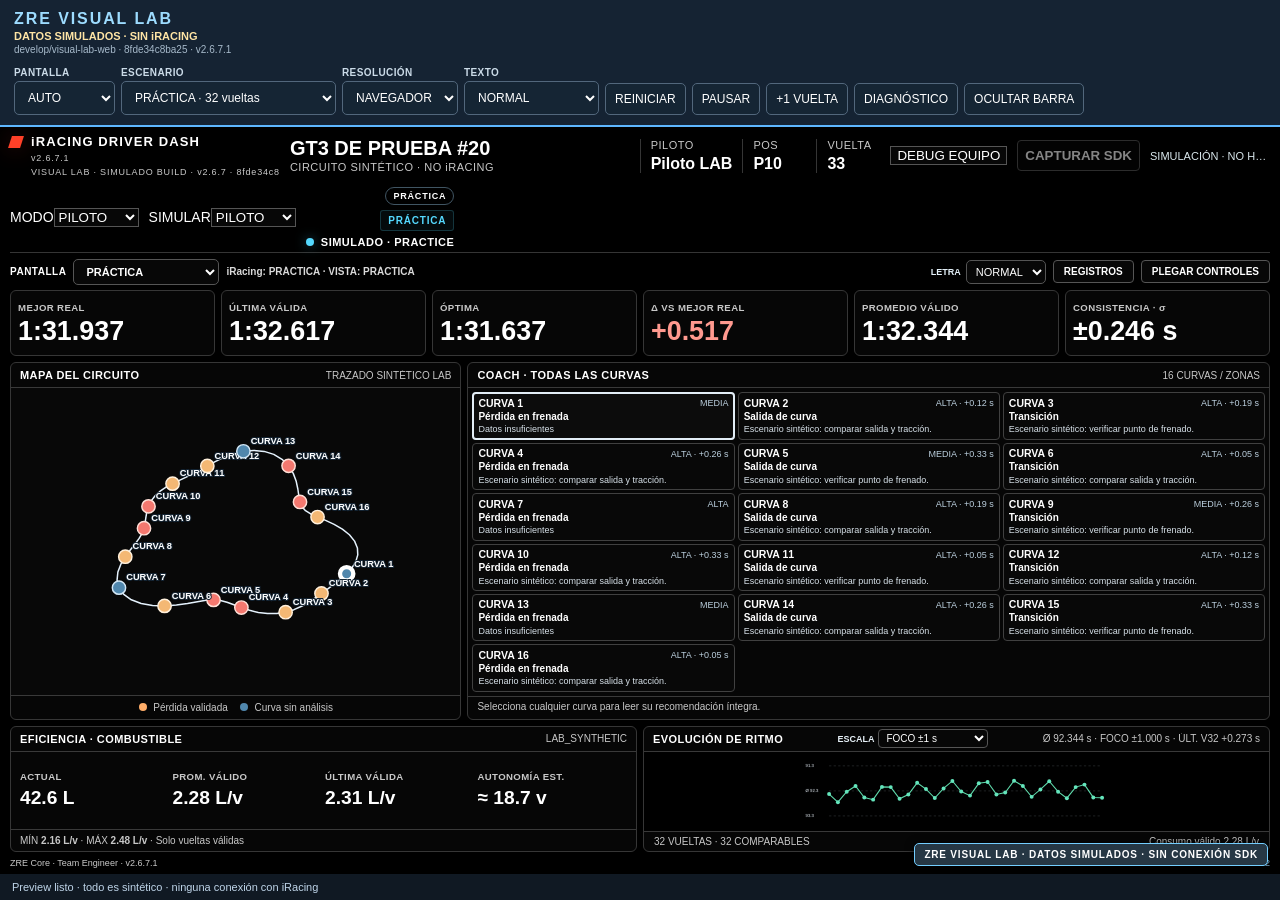
<file: index.html>
<!doctype html>
<html lang="es"><head><meta charset="utf-8"><meta name="viewport" content="width=device-width,initial-scale=1">
<meta name="referrer" content="no-referrer"><title>ZRE VISUAL LAB · Simulación visual</title>
<link rel="stylesheet" href="./lab_shell.css"></head>
<body><header id="lab-toolbar" class="lab-toolbar">
<div class="lab-title"><b>ZRE VISUAL LAB</b><span>DATOS SIMULADOS · SIN iRACING</span><small id="lab-version">Leyendo versión…</small></div>
<div class="lab-controls"><label>PANTALLA<select id="lab-screen">
<option value="auto">AUTO</option><option value="practice">PRÁCTICA</option><option value="quali">QUALI</option><option value="race">CARRERA</option><option value="pit">GARAGE</option><option value="summary">RESUMEN</option><option value="spotter">SPOTTER</option></select></label>
<label>ESCENARIO<select id="lab-scenario"></select></label>
<label>RESOLUCIÓN<select id="lab-resolution"><option value="fluid">NAVEGADOR</option><option value="1366x768">1366 × 768</option><option value="1920x1080">1920 × 1080</option><option value="2560x1440">2560 × 1440</option></select></label>
<label>TEXTO<select id="lab-font"><option value="normal">NORMAL</option><option value="large">GRANDE</option><option value="xlarge">EXTRA GRANDE</option></select></label>
<button id="lab-reset" type="button">REINICIAR</button><button id="lab-play" type="button">PAUSAR</button>
<button id="lab-lap" type="button">+1 VUELTA</button><button id="lab-overflow" type="button" aria-pressed="false">DIAGNÓSTICO</button><button id="lab-hide" type="button">OCULTAR BARRA</button>
</div></header>
<button id="lab-show" type="button" hidden>MOSTRAR LAB · DATOS SIMULADOS</button>
<main class="lab-frame-shell"><div id="lab-viewport" class="lab-viewport">
<iframe id="lab-frame" src="./dashboard.html" title="Frontend real ZRE con telemetría sintética" sandbox="allow-scripts allow-same-origin allow-forms allow-modals" referrerpolicy="no-referrer"></iframe>
</div></main>
<div id="lab-status" role="status" aria-live="polite">Iniciando previsualización…</div>
<script src="./lab_shell.js"></script></body></html>
</file>
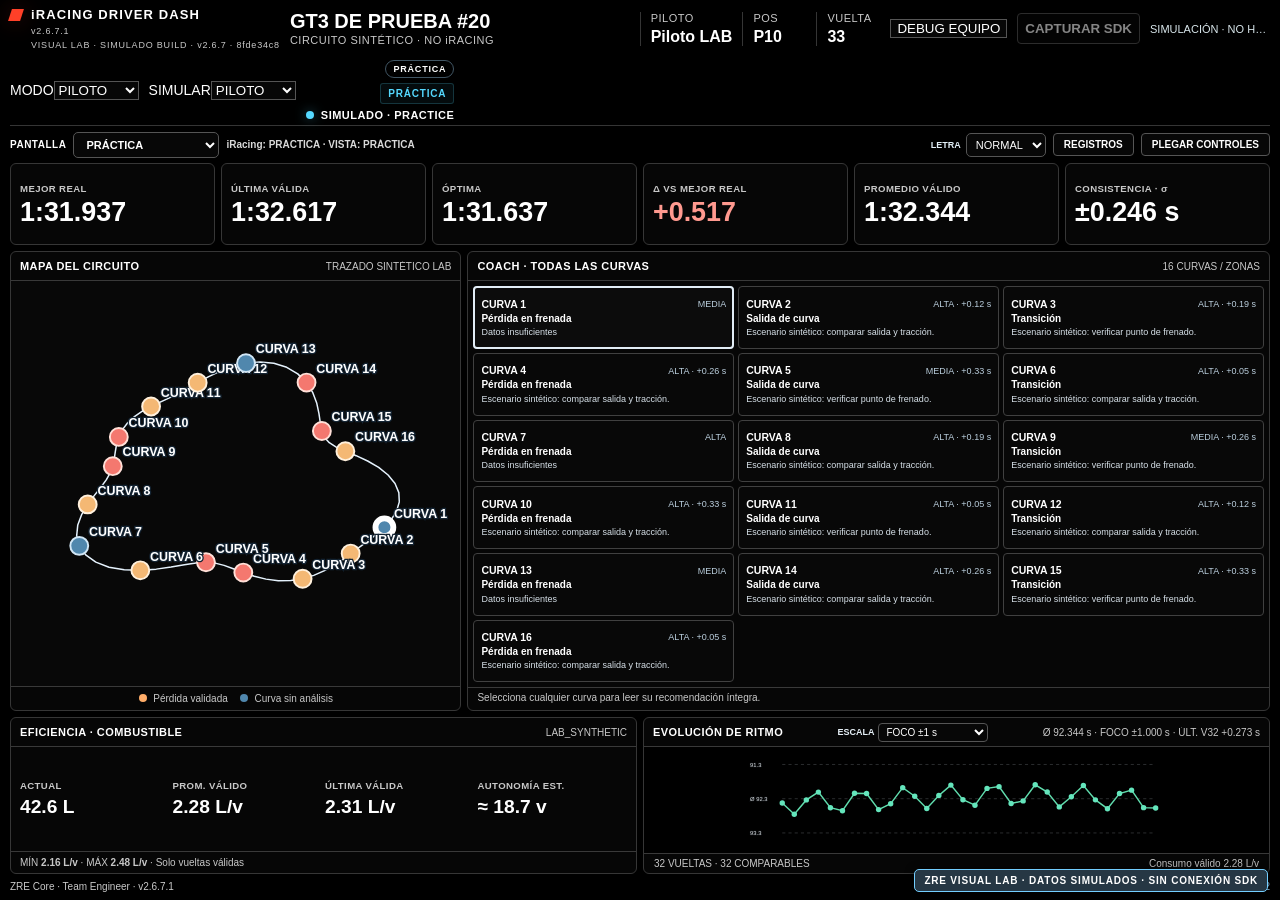
<file: dashboard.html>
<!doctype html>
<html lang="es">
<head>
  <meta charset="utf-8">
  <meta name="viewport" content="width=device-width,initial-scale=1">
  <meta name="zre-build" content="2.6.7.1">
  <title>ZRE Core · iRacing Team Engineer</title>
  <link rel="stylesheet" href="./static/style.css?v=2.6.7.1">
  <link rel="stylesheet" href="./static/practice.css?v=2.6.7.1">
  <link rel="stylesheet" href="./static/quali.css?v=2.6.7.1">
  <link rel="stylesheet" href="./static/race_v2.css?v=2.6.7.1">
  <link rel="stylesheet" href="./static/kpi_library.css?v=2.6.7.1">
  <link rel="stylesheet" href="./static/black_theme.css?v=2.6.7.1">
<link rel="stylesheet" href="./static/visual_lab.css"></head>
<body data-view="live" data-visual-lab="true"><div id="lab-simulation-banner" role="status">ZRE VISUAL LAB · DATOS SIMULADOS · SIN CONEXIÓN SDK</div>
<main class="dashboard">
  <header class="session-header">
    <div class="brand-block"><div class="brand"><span class="mark"></span>iRACING DRIVER DASH</div><span class="build">v2.6.7.1</span><span id="runtime-build-status" class="build">Runtime pendiente de verificación</span></div>
    <div class="session-info"><strong id="car">CONECTANDO</strong><span id="track">iRacing Dashboard</span></div>
    <div class="driver-header"><span>PILOTO</span><strong id="header-driver">—</strong></div>
    <div class="driver-header compact"><span>POS</span><strong id="header-position">P—</strong></div>
    <div class="driver-header compact"><span>VUELTA</span><strong id="header-lap">—</strong></div>
    <label id="driver-view-control">VISTA<select id="driver-view-select"><option value="auto">AUTO</option><option value="live">PISTA</option><option value="pit">PIT</option><option value="summary">RESUMEN</option></select></label><button id="team-debug-toggle" type="button" aria-pressed="false">DEBUG EQUIPO</button><button id="capture-sdk" type="button">CAPTURAR SDK</button><span id="capture-status" role="status" aria-live="polite">Listo para capturar</span><label class="role-control">MODO<select id="role-select"><option value="auto">AUTO</option><option value="driver">PILOTO</option><option value="spotter">SPOTTER</option></select></label>
    <label id="demo-role-control" class="role-control" hidden>SIMULAR<select id="demo-role-select"><option value="driver">PILOTO</option><option value="spotter">SPOTTER</option></select></label>
    <div id="coach-controls" class="coach-controls" hidden>
      <label>REFERENCIA<select id="reference-select"><option value="optimal">ÓPTIMA SESIÓN</option><option value="external" disabled>EXTERNA · PRÓXIMAMENTE</option></select></label>
      <label>AUDIO<select id="audio-select" disabled><option value="auto" selected>AUTO · SEGÚN SESIÓN</option></select></label><button id="audio-test" class="audio-test" type="button">PROBAR VOZ</button>
    </div>
    <div class="state-stack"><span id="view-badge" class="view-badge">PISTA</span><div class="session-state"><span id="status-dot"></span><strong id="state">INICIANDO</strong></div></div>
  </header>

  <nav id="screen-nav" class="screen-nav" aria-label="Navegación y herramientas de pantalla">
    <div id="screen-mode-control" class="screen-mode-control">
      <label for="screen-mode-select">PANTALLA</label>
      <select id="screen-mode-select" aria-label="Pantalla visual de ZRE">
        <option value="auto">AUTO · SESIÓN</option>
        <option value="practice">PRÁCTICA</option>
        <option value="quali">QUALI</option>
        <option value="race">CARRERA</option>
        <option value="pit">GARAGE</option>
        <option value="summary">RESUMEN</option>
        <option value="spotter">SPOTTER</option>
      </select>
      <span id="screen-mode-context" role="status" aria-live="polite">ESPERANDO SESIÓN iRacing</span>
    </div>
    <label id="quali-mode-control" hidden>SESIÓN ZRE<select id="quali-mode-select"><option value="training">ENTRENAMIENTO</option><option value="simulate">QUALI SIMULADA</option></select></label>
    <button id="quali-new-run" type="button" hidden>NUEVA TANDA</button>
    <label class="rv2-control-mini rv2-font-control" for="rv2-font-select">LETRA
      <select id="rv2-font-select" aria-label="Tamaño de fuente en Carrera"><option value="normal">NORMAL</option><option value="large">GRANDE</option><option value="xlarge">EXTRA</option></select></label>
    <label id="rv2-emphasis-control" hidden>ÉNFASIS CARRERA<select id="rv2-emphasis-select" aria-label="Énfasis visual sin cambiar la sesión"><option value="auto">AUTO</option><option value="sprint">SPRINT</option><option value="endurance">ENDURANCE</option></select></label>
    <button id="archive-open" type="button" title="Gestionar historial de sesiones y protección de registros">REGISTROS</button>
    <button id="header-collapse-toggle" type="button" aria-expanded="true" title="Plegar o desplegar controles">PLEGAR CONTROLES</button>
    
  </nav>

  <aside id="lap-flash" class="lap-flash" hidden>
    <span>ÚLTIMA VUELTA · VTA <b id="flash-lap">—</b></span><strong id="flash-time">—</strong>
    <div><span>MI MEJOR ANTERIOR</span><b id="flash-best">—</b></div><div><span>DELTA</span><b id="flash-delta">—</b></div>
    <section id="flash-map-card" class="flash-map-card" hidden><div class="flash-map-title"><span>DÓNDE PIERDES TIEMPO</span><b id="flash-map-location">—</b></div><svg id="flash-track-map" viewBox="0 0 100 100"><polyline id="flash-track-line" points=""/><g id="flash-track-markers"></g></svg></section>
    <p id="flash-coach" class="flash-coach" hidden></p>
  </aside>

  <section id="live-view" class="screen live-view">
      <section id="practice-workspace" class="practice-workspace" aria-label="Dashboard de entrenamiento" hidden>
        <section class="practice-stat-row" aria-label="Rendimiento">
          <div><small>MEJOR REAL</small><strong id="pr-best">—</strong></div>
          <div><small>ÚLTIMA VÁLIDA</small><strong id="pr-last">—</strong></div>
          <div><small>ÓPTIMA</small><strong id="pr-optimal">—</strong></div>
          <div><small>Δ VS MEJOR REAL</small><strong id="pr-delta">—</strong></div>
          <div><small>PROMEDIO VÁLIDO</small><strong id="pr-average">—</strong></div>
          <div><small>CONSISTENCIA · σ</small><strong id="pr-consistency">—</strong></div>
        </section>
        <section class="practice-focus-row">
          <article class="practice-map-panel">
            <header><b>MAPA DEL CIRCUITO</b><span id="pr-map-status">SIN TRAZADO VALIDADO</span></header>
            <div class="practice-map-stage">
              <svg id="pr-track-map" viewBox="0 0 100 100" role="img" aria-label="Trazado real capturado por ZRE">
                <polyline id="pr-track-line" points=""></polyline><g id="pr-track-zones"></g>
              </svg>
              <p id="pr-map-empty">El trazado se construye al completar vueltas con telemetría de posición.</p>
            </div>
            <footer><span><i class="pr-key pr-key-loss"></i> Pérdida validada</span><span><i class="pr-key pr-key-info"></i> Curva sin análisis</span></footer>
          </article>
          <article class="practice-coach-panel">
            <header><b>COACH · TODAS LAS CURVAS</b><span id="pr-coach-status">CONSTRUYENDO REFERENCIA</span></header>
            <div id="pr-corners" class="pr-corners" aria-live="polite"></div>
            <p id="pr-corner-hint">Selecciona cualquier curva para leer su recomendación íntegra.</p>
          </article>
        </section>
        <section class="practice-bottom-row">
          <article class="pr-fuel-panel">
            <header><b>EFICIENCIA · COMBUSTIBLE</b><span id="pr-fuel-source">SIN DATO</span></header>
            <div class="pr-fuel-values">
              <div><small>ACTUAL</small><strong id="pr-fuel">—</strong></div>
              <div><small>PROM. VÁLIDO</small><strong id="pr-fuel-avg">—</strong></div>
              <div><small>ÚLTIMA VÁLIDA</small><strong id="pr-fuel-last">—</strong></div>
              <div><small>AUTONOMÍA EST.</small><strong id="pr-fuel-range">—</strong></div>
            </div>
            <p>MÍN <b id="pr-fuel-min">—</b> · MÁX <b id="pr-fuel-max">—</b> · Solo vueltas válidas</p>
          </article>
          <article class="pr-pace-panel">
            <header><b>EVOLUCIÓN DE RITMO</b><label class="pr-pace-mode-label">ESCALA <select id="pr-pace-scale" aria-label="Escala de gráfica"><option value="focus">FOCO ±1 s</option><option value="all">AJUSTAR TODAS</option></select></label><span id="pr-pace-status">SIN VUELTAS</span></header>
            <svg id="pr-pace-svg" viewBox="0 0 400 94" role="img" aria-label="Tiempos de todas las vueltas registradas, promedio y marcadores fuera de escala"><polyline id="pr-pace-line" points=""></polyline><g id="pr-pace-dots"></g></svg>
            <div class="pr-pace-caption"><span id="pr-pace-count">0 vueltas</span><span id="pr-pace-fuel">Consumo por vuelta: —</span></div>
          </article>
        </section>
      </section>
    <section class="telemetry-grid live-telemetry">
      <article class="data-card lap-card"><h2>REFERENCIA PERSONAL</h2><div><span>ÚLTIMA</span><strong id="last-lap">—</strong></div><div><span>MEJOR REAL</span><strong id="best-lap">—</strong></div><div><span>ÓPTIMA</span><strong id="optimal-lap">—</strong></div></article>
      <article class="data-card"><h2>NEUMÁTICOS</h2><div><span>FL</span><strong id="wear-fl">—</strong></div><div><span>FR</span><strong id="wear-fr">—</strong></div><div><span>RL</span><strong id="wear-rl">—</strong></div><div><span>RR</span><strong id="wear-rr">—</strong></div></article>
      <article class="data-card fuel-card"><h2>COMBUSTIBLE</h2><div class="fuel-current-metric"><span>ACTUAL</span><strong id="fuel">—</strong><small id="fuel-source" class="metric-meta">—</small></div><div><span>PROMEDIO / VTA</span><strong id="last-use">—</strong></div><div><span>MEJOR</span><strong id="best-use">—</strong></div><div><span>PEOR</span><strong id="worst-use">—</strong></div></article>
      <article class="data-card pit"><h2>PARADA</h2><div><span>ESTADO</span><strong id="pit">—</strong></div><div><span>DENTRO DE</span><strong id="pit-window">—</strong></div><div><span>VUELTA EST.</span><strong id="next-stop">—</strong></div></article>
    </section>
    <section id="race-tools-grid" class="race-tools-grid">
      <article class="focus-card live-rival-card">
        <div class="card-title rival-title"><h2>RIVAL ESTRATÉGICO</h2><select id="rival-select"><option value="auto">AUTO</option></select></div>
        <div class="rival-main"><span id="rival-mode">AUTO</span><strong id="rival-name">—</strong><b id="rival-status">Esperando rivales de clase</b></div>
        <div class="rival-kpis"><div><span>POSICIÓN</span><strong id="rival-position">—</strong></div><div><span>GAP</span><strong id="rival-gap">—</strong></div><div><span>ÚLTIMA</span><strong id="rival-last">—</strong></div><div><span>VUELTA</span><strong id="rival-lap">—</strong></div></div>
      </article>
      <article id="endurance-strategy-card" class="focus-card endurance-strategy-card pilot-race-plan-card" data-state="idle">
        <div class="card-title strategy-title"><h2>RACE PLAN</h2><span id="strategy-verdict">ESPERANDO DATOS</span></div>
        <div class="pilot-race-plan-main">
          <div class="pilot-plan-box"><span>BOX</span><strong id="pilot-plan-box">—</strong><b id="pilot-plan-countdown">—</b></div>
          <div><span>VENTANA</span><strong id="pilot-plan-window">—</strong><small id="pilot-plan-range">—</small></div>
          <div><span>FUEL</span><strong id="pilot-plan-fuel">—</strong><small id="pilot-plan-fuel-source">—</small></div>
          <div><span>TYRES</span><strong id="pilot-plan-tyres">—</strong><small id="pilot-plan-tyres-note">SIN DECISIÓN</small></div>
        </div>
        <div id="pilot-plan-alert" class="pilot-plan-alert">ESPERANDO RACE PLAN</div>
        <div class="pilot-plan-legacy" hidden><strong id="strategy-current-stint">—</strong><strong id="strategy-driver">—</strong><strong id="strategy-box-lap">—</strong><strong id="strategy-autonomy">—</strong><strong id="strategy-stops">—</strong><strong id="strategy-avoidable">—</strong><strong id="strategy-extension">—</strong><strong id="strategy-target">—</strong><span id="strategy-base">BASE —</span><span id="strategy-extended">EXT. —</span><b id="strategy-remaining-time">—</b><div id="strategy-timeline"></div></div>
        <details class="strategy-config pilot-strategy-config"><summary>AJUSTAR</summary><div class="strategy-config-grid"><label>BASE<input id="strategy-base-input" type="number" min="1" value="37"></label><label>EXT.<input id="strategy-extended-input" type="number" min="1" value="38"></label><label>PÉRDIDA BOX (s)<input id="strategy-pit-loss-input" type="number" min="0" value="30"></label><label>DURACIÓN (h)<input id="strategy-race-hours-input" type="number" min=".1" step=".5" value="10"></label><label>RITMO (s, 0=AUTO)<input id="strategy-lap-input" type="number" min="0" step=".001" value="0"></label><label>CONSUMO (VACÍO=AUTO)<input id="strategy-consumption-input" type="number" min="0" step=".01"></label><label>TANQUE L (VACÍO=AUTO)<input id="strategy-tank-input" type="number" min="0" step=".1"></label><label class="drivers-input">PILOTOS<input id="strategy-drivers-input" type="text" value="Santiago, David, Herney"></label></div><p>Compatibilidad con la estrategia anterior. Race Plan vNext calcula minimumStops automáticamente.</p></details>
      </article>
    </section>
    <section class="boards-grid practice-boards">
      <article class="timing-card loss-map-card"><div class="card-title"><h2>MAPA · RECOMENDACIONES GENERALES</h2><span id="live-map-location">CONSTRUYENDO STINT</span></div><div class="live-map-wrap"><svg id="live-track-map" viewBox="0 0 100 100"><polyline id="live-track-line" points=""/><g id="live-track-markers"></g></svg><p id="live-map-empty">Completa vueltas válidas para construir el mapa y localizar dónde estás perdiendo tiempo.</p></div></article>
      <article id="practice-curve-coach" class="timing-card curve-coach-card"><div class="card-title"><h2>COACH · CURVA POR CURVA</h2><span id="curve-coach-status">CONSTRUYENDO REFERENCIA</span></div><div id="curve-coach-rows" class="curve-coach-rows"><p class="curve-coach-empty">Completa vueltas válidas. ZRE irá construyendo recomendaciones concretas para cada curva.</p></div></article>
      <article class="timing-card switchable-timing"><div class="card-title timing-switch-title"><h2 id="timing-title">RELATIVO</h2><select id="timing-mode"><option value="relative">RELATIVO</option><option value="standing">CLASIFICACIÓN</option></select></div><div class="table-head"><span>POS/NUM</span><span>COCHE</span><span>PILOTO</span><span>DIF.</span><span>ÚLT.</span><span>Δ MEJOR</span></div><div id="timing-rows"></div></article>
      <article class="pace-card practice-history"><div class="card-title"><h2>HISTORIAL DE VUELTAS</h2><span>ÚLTIMAS 10</span></div><div class="pace-head"><span>VTA</span><span>TIEMPO</span><span>Δ ANT.</span><span>CONSUMO</span></div><div id="pace-rows"></div></article>
    </section>
  </section>

  <section id="quali-view" class="screen quali-view" hidden aria-label="Dashboard de clasificación">
    <div class="q-head"><strong>ZRE · QUALI</strong><b id="q-kind">—</b><span id="q-run-id">SIN TANDA</span><span id="q-lap-state">ESPERANDO DATOS</span><span id="q-session-source">—</span></div>
    <section class="q-kpis">
      <div class="q-hero"><small>DELTA EN VIVO · MEJOR PERSONAL SDK</small><strong id="q-delta">—</strong><em id="q-delta-source">SIN REFERENCIA VÁLIDA</em></div>
      <div><small id="q-best-source">MEJOR REAL · SDK</small><strong id="q-best">—</strong></div>
      <div><small>VUELTA ACTUAL · SDK</small><strong id="q-current">—</strong></div>
      <div><small>ÚLTIMA VUELTA</small><strong id="q-last">—</strong></div>
      <div><small>ÓPTIMA · ZRE</small><strong id="q-optimal">—</strong></div>
      <div><small>POTENCIAL · ZRE</small><strong id="q-potential">—</strong></div>
      <div><small>POSICIÓN QUALI</small><strong id="q-position">—</strong></div>
      <div><small>TIEMPO RESTANTE</small><strong id="q-time-left">—</strong></div>
    </section>
    <section class="q-center">
      <article class="q-panel q-map-panel">
        <header><strong>MAPA · 3 OPORTUNIDADES</strong><small id="q-map-status">TRAZADO EN CONSTRUCCIÓN</small></header>
        <div class="q-map-body">
          <svg id="q-map-svg" viewBox="0 0 100 100" role="img" aria-label="Trazado observado por telemetría"><polyline id="q-map-line" points=""></polyline><g id="q-map-markers"></g></svg>
          <p id="q-map-empty">Esperando geometría válida del circuito.</p>
        </div>
        <div id="q-priorities" class="q-priorities"><p>Completa vueltas válidas para identificar oportunidades.</p></div>
      </article>
      <article class="q-panel q-sector-panel">
        <header><strong>SECTORES Y REFERENCIA</strong><small id="q-sector-source">SIN SECTORES</small></header>
        <div class="q-sector-head"><span>SECTOR</span><span>PROPIO</span><span>REFERENCIA</span><span>DELTA</span></div>
        <div id="q-sector-rows" class="q-sector-rows"></div>
        <div class="q-focus"><small>FOCO · CLASIFICACIÓN</small><strong id="q-focus-zone">VUELTA LIMPIA</strong><p id="q-focus-advice">Conduce con precisión; analiza los cambios en Garage.</p></div>
      </article>
      <article class="q-panel q-traffic-panel">
        <header><strong>TRÁFICO Y CONDICIONES</strong><small id="q-traffic-source">SDK / ZRE</small></header>
        <div class="q-traffic-grid">
          <div><small>DELANTE</small><strong id="q-ahead">—</strong><span id="q-gap-ahead">NO DISPONIBLE</span></div>
          <div><small>DETRÁS</small><strong id="q-behind">—</strong><span id="q-gap-behind">NO DISPONIBLE</span></div>
          <div><small>BANDERA</small><strong id="q-flag">—</strong></div>
          <div><small>PISTA</small><strong id="q-track-temp">—</strong></div>
        </div>
        <p id="q-traffic-warning" class="q-traffic-warning">El tráfico es una observación, no una promesa de pista libre.</p>
      </article>
    </section>
    <section class="q-bottom">
      <article class="q-panel q-car-panel">
        <header><strong>NEUMÁTICOS · COMBUSTIBLE</strong><small>ÚLTIMA LECTURA DISPONIBLE</small></header>
        <div class="q-car-metrics">
          <div><small>FL</small><strong id="q-tyre-fl">—</strong></div><div><small>FR</small><strong id="q-tyre-fr">—</strong></div>
          <div><small>RL</small><strong id="q-tyre-rl">—</strong></div><div><small>RR</small><strong id="q-tyre-rr">—</strong></div>
          <div><small>FUEL REAL</small><strong id="q-fuel">—</strong></div><div><small>CONSUMO</small><strong id="q-consumption">—</strong></div>
          <div><small>AUTONOMÍA EST.</small><strong id="q-range">—</strong></div>
        </div>
      </article>
      <article class="q-panel q-attempt-panel">
        <header><strong>INTENTOS Y TANDA</strong><small id="q-attempt-status">SIN INTENTOS</small></header>
        <div class="q-attempt-stats"><div><small>INTENTOS</small><strong id="q-attempt-count">0</strong></div><div><small>VALIDADOS</small><strong id="q-attempt-valid">0</strong></div><div><small>PENDIENTES</small><strong id="q-attempt-pending">0</strong></div><div><small>MEJOR TANDA</small><strong id="q-run-best">—</strong></div></div>
        <div id="q-attempt-timeline" class="q-attempt-timeline">Sin vueltas completas desde el inicio de la tanda.</div>
      </article>
    </section>
    <section id="q-garage" class="q-garage" hidden>
      <article class="q-panel"><header><strong>GARAGE · ANÁLISIS COMPLETO</strong><small id="q-garage-run">—</small></header>
        <div class="q-garage-selectors"><label>INTENTO A<select id="q-compare-a"></select></label><label>INTENTO B<select id="q-compare-b"></select></label><button id="q-setup-engineer" type="button">SETUP ENGINEER</button></div>
        <p id="q-comparison">Selecciona dos intentos válidos y comparables.</p><div id="q-comparison-sectors"></div>
      </article>
      <article class="q-panel"><header><strong>COACH · TODAS LAS CURVAS</strong><small>DATOS OBSERVADOS / INFERIDOS</small></header><div id="q-garage-curves"></div></article>
    </section>
  </section>
  <section id="race-v2-view" class="screen race-v2-view" hidden aria-label="ZRE Carrera V2">
    <div class="rv2-kpis" aria-label="Indicadores críticos durante carrera">
      <div class="rv2-kpi"><small>POSICIÓN · CLASE</small><strong id="rv2-position">—</strong><em id="rv2-position-source">SIN DATO SDK</em></div>
      <div class="rv2-kpi"><small>GAP DELANTE</small><strong id="rv2-gap-ahead">—</strong><em id="rv2-car-ahead">SIN DATO</em></div>
      <div class="rv2-kpi"><small>GAP DETRÁS</small><strong id="rv2-gap-behind">—</strong><em id="rv2-car-behind">SIN DATO</em></div>
      <div class="rv2-kpi"><small>VUELTA ACTUAL</small><strong id="rv2-lap">—</strong><em>SDK · EN CURSO</em></div>
      <div class="rv2-kpi"><small>COMBUSTIBLE</small><strong id="rv2-fuel">—</strong><em id="rv2-fuel-source">SIN DATO</em></div>
      <div class="rv2-kpi"><small>AUTONOMÍA</small><strong id="rv2-autonomy">—</strong><em>VUELTAS OBSERVADAS</em></div>
      <div class="rv2-kpi rv2-kpi-alert" data-severity="none"><small>ALERTA OPERATIVA</small><strong id="rv2-alert">SIN ALERTAS</strong><em id="rv2-alert-source">SDK / RACE PLAN</em></div>
      <div class="rv2-kpi"><small>TIEMPO RESTANTE</small><strong id="rv2-remaining">—</strong><em>iRacing SDK</em></div>
    </div>
    <section class="rv2-main">
      <article class="rv2-panel rv2-standings-panel">
        <header><strong id="rv2-standings-title">CLASS STANDINGS</strong><div>
        <label class="rv2-control-mini" for="rv2-visible-count">± PILOTOS
          <select id="rv2-visible-count" aria-label="Cantidad de pilotos delante y detrás"><option value="1">1</option><option value="2" selected>2</option><option value="3">3</option><option value="4">4</option></select>
        </label>
        <select id="rv2-standing-scope" aria-label="Vista de clasificación"><option value="near">CERCA DE MÍ</option><option value="all">TODOS</option></select>
        <button type="button" id="rv2-standings-expand" title="Consultar clasificación completa">AMPLIAR ↗</button></div></header>
        <div class="rv2-standing-head"><span>POS.</span><span>PILOTO · #</span><span>GAP</span><span>MEJOR</span><span>RITMO</span></div>
        <div id="rv2-standing-rows" class="rv2-standing-rows" role="list" aria-label="Orden oficial de clase"></div>
        <footer><span id="rv2-standing-summary">ESPERANDO CLASIFICACIÓN</span><span>SELECCIONA UN RIVAL</span></footer>
      </article>
      <article class="rv2-panel rv2-plan-panel" id="rv2-plan-card" data-state="no-plan">
        <header><strong>RACE PLAN VNEXT</strong><button type="button" id="rv2-plan-expand">DETALLE ↗</button></header>
        <div class="rv2-plan-emphasis"><small>PRÓXIMA PARADA</small><strong id="rv2-box-lap">—</strong><span id="rv2-box-countdown">—</span></div>
        <div class="rv2-plan-status" id="rv2-plan-status">PLAN NO DISPONIBLE</div>
        <div class="rv2-window-grid"><div><small>EARLIEST SAFE</small><b id="rv2-earliest">—</b></div><div><small>TARGET</small><b id="rv2-target">—</b></div><div><small>FUEL LIMIT</small><b id="rv2-fuel-limit">—</b></div></div>
        <div class="rv2-window-track" id="rv2-window-track" hidden><i id="rv2-window-range"></i><em id="rv2-window-marker" hidden></em></div>
        <div class="rv2-plan-details"><div><small>FUEL A AÑADIR</small><b id="rv2-add-fuel">—</b></div><div><small>PARADAS RESTANTES</small><b id="rv2-stops-left">—</b></div><div><small>AUTONOMÍA</small><b id="rv2-plan-autonomy">—</b></div><div><small>NEUMÁTICOS</small><b id="rv2-tyres">—</b></div><div><small>PRÓXIMO PILOTO</small><b id="rv2-next-driver">—</b></div></div>
        <footer id="rv2-plan-source">FUENTE: RACE PLAN VNEXT</footer>
      </article>
      <article class="rv2-panel rv2-rival-panel">
        <header><strong>RIVAL ESTRATÉGICO</strong><button type="button" id="rv2-rival-auto">AUTO</button></header>
        <label class="rv2-rival-search-label">BUSCAR # · PILOTO · POSICIÓN<input id="rv2-rival-search" type="search" placeholder="Ej. #42, Pérez o P7" autocomplete="off"></label>
        <select id="rv2-rival-select" aria-label="Seleccionar rival estratégico"><option value="auto">AUTO</option></select>
        <div class="rv2-rival-highlight"><b id="rv2-rival-name">—</b><small id="rv2-rival-mode">AUTO</small></div>
        <div class="rv2-rival-grid">
          <div><small>POS. CLASE</small><strong id="rv2-rival-pos">—</strong></div><div><small>ESTADO</small><strong id="rv2-rival-presence">—</strong></div>
          <div><small>MEJOR</small><strong id="rv2-rival-best">—</strong></div><div><small>ÚLTIMA</small><strong id="rv2-rival-last">—</strong></div>
          <div><small>RITMO</small><strong id="rv2-rival-pace">—</strong></div><div><small>GAP FÍSICO</small><strong id="rv2-rival-gap">—</strong></div>
        </div>
        <footer><span id="rv2-rival-age">SIN OBSERVACIÓN ACTUAL</span><span id="rv2-rival-car">—</span></footer>
      </article>
    </section>
    <section class="rv2-bottom">
      <article class="rv2-panel rv2-chart-panel">
        <header><strong>COMPARADOR DE RITMOS</strong><div class="rv2-secondary-stats">
        <span>ÚLT. <b id="rv2-last-lap">—</b></span>
        <span>MI RITMO <b id="rv2-my-pace">—</b></span>
        <span>CONSUMO <b id="rv2-consumption">—</b></span>
        <small id="rv2-my-count">SIN MUESTRAS</small><small id="rv2-use-source">SIN MUESTRAS</small>
      </div></header>
        <div id="rv2-pace-legend" class="rv2-pace-legend" aria-label="Referencias y promedios">SIN SERIES</div>
        <div class="rv2-chart-content"><svg id="rv2-pace-chart" viewBox="0 0 900 210" role="img" aria-label="Tiempos por vuelta para los cuatro roles"><g id="rv2-pace-grid"></g><g id="rv2-pace-series"></g></svg></div>
        <footer><span>ÍNDICE RELATIVO (−7…ACTUAL) · VUELTAS NO NECESARIAMENTE SIMULTÁNEAS</span><span id="rv2-pace-difference">Δ RITMO VS RIVAL: —</span></footer>
      </article>
      <article class="rv2-panel rv2-fuel-panel">
        <header><strong>COMBUSTIBLE Y EFICIENCIA</strong><span id="rv2-fuel-quality">SIN FUENTE</span></header>
        <div class="rv2-fuel-grid"><div><small>OBSERVADO</small><strong id="rv2-fuel-observed">—</strong></div><div><small>OBJETIVO</small><strong id="rv2-fuel-target">—</strong></div><div><small>DESVIACIÓN</small><strong id="rv2-fuel-deviation">—</strong></div><div><small>AUTONOMÍA</small><strong id="rv2-fuel-autonomy">—</strong></div></div>
        <div class="rv2-fuel-context" id="rv2-fuel-context">La suficiencia del combustible depende de Race Plan, no del ahorro aislado.</div>
        <footer id="rv2-race-emphasis">FORMATO: NO CONFIRMADO · VISTA GENERAL</footer>
      </article>
    </section>
  </section>
  <dialog id="rv2-standings-dialog" class="rv2-standings-dialog"><form method="dialog"><header><strong>CLASIFICACIÓN COMPLETA DE CLASE</strong><button type="submit" aria-label="Cerrar clasificación">CERRAR ×</button></header></form><div class="rv2-standing-head"><span>POS.</span><span>PILOTO · #</span><span>GAP</span><span>MEJOR</span><span>RITMO</span></div><div id="rv2-standing-all" class="rv2-standing-all"></div></dialog>
  <section id="spotter-view" class="screen spotter-screen" hidden>
    <div class="spotter-kpis"><div><small># COCHE · PILOTO</small><strong id="spotter-car">—</strong><small id="spotter-driver">AUTO · no confirmado</small></div><div><small>POS CLASE</small><strong id="spotter-position">—</strong></div><div><small>VUELTA</small><strong id="spotter-lap">—</strong></div><div><small>TIEMPO RESTANTE</small><strong id="spotter-time">—</strong></div><div><small>FUEL</small><strong id="spotter-fuel">—</strong></div><div><small>AUTONOMÍA</small><strong id="spotter-autonomy">—</strong></div><div><small>PRÓXIMA PARADA</small><strong id="spotter-next-stop">—</strong></div><div><small>PARADAS RESTANTES</small><strong id="spotter-stops">—</strong></div></div>
    <div class="spotter-choice"><label>COCHE DEL EQUIPO<select id="team-car-select"><option value="auto">AUTO</option></select></label><label>PILOTO MANUAL<input id="team-driver-input" type="text" placeholder="Solo si no se detecta" maxlength="60"></label><span id="spotter-identity-warning">Selecciona el coche si ZRE no lo identifica.</span></div>
    <div class="spotter-panels"><article class="focus-card"><h2>RELATIVE EN PISTA <small id="spotter-relative-count">· — coches con posición disponible</small></h2><div class="table-head"><span>POS/NUM</span><span>COCHE</span><span>PILOTO</span><span>DIF.</span><span>ÚLT.</span><span>Δ</span></div><div id="spotter-relative-rows"></div></article><article class="focus-card"><h2>CLASS STANDINGS</h2><div class="table-head"><span>POS/NUM</span><span>COCHE</span><span>PILOTO</span><span>DIF.</span><span>ÚLT.</span><span>Δ</span></div><div id="spotter-standing-rows"></div><details><summary>VER TODOS</summary><div id="spotter-standing-all"></div></details></article></div>
    <div class="spotter-panels"><article class="focus-card"><div class="card-title"><h2>RIVAL ESTRATÉGICO</h2><strong id="spotter-rival-mode">AUTO</strong></div><div class="rival-picker"><button id="spotter-rival-auto" type="button" aria-pressed="true">AUTO</button><input id="spotter-rival-filter" type="search" placeholder="Buscar #, piloto o posición"><select id="spotter-rival-select"><option value="auto">AUTO · rival estratégico</option></select></div><div class="spotter-kpis"><div><small>RIVAL</small><strong id="spotter-rival-name">—</strong></div><div><small>POSICIÓN</small><strong id="spotter-rival-pos">—</strong></div><div><small>GAP</small><strong id="spotter-rival-gap">—</strong></div><div><small>ÚLTIMA</small><strong id="spotter-rival-last">—</strong></div><div><small>VUELTA</small><strong id="spotter-rival-lap">—</strong></div><div><small>ESTADO</small><strong id="spotter-rival-pit">—</strong></div></div></article>
    <article id="spotter-race-plan-card" class="focus-card spotter-race-plan-card" data-state="idle">
      <div class="card-title race-plan-title"><h2>RACE PLAN</h2><div><span id="spotter-plan-state">SIN DATOS SUFICIENTES</span><button id="spotter-race-plan-expand" type="button" aria-label="Expandir Race Plan">↗</button></div></div>
      <div class="race-plan-compact-main">
        <div class="race-plan-next"><small>PRÓXIMA PARADA</small><strong id="spotter-plan-box">—</strong><b id="spotter-plan-countdown">—</b></div>
        <div class="race-plan-window">
          <small>VENTANA DE PARADA</small>
          <div class="race-plan-window-values"><span>EARLIEST <b id="spotter-plan-earliest">—</b></span><span>TARGET <b id="spotter-plan-target">—</b></span><span>FUEL LIMIT <b id="spotter-plan-fuel-limit">—</b></span></div>
          <div class="race-plan-window-bar"><i></i><em id="spotter-plan-window-marker"></em></div>
        </div>
      </div>
      <div class="race-plan-compact-metrics">
        <div><span>PLAN ACTUAL</span><strong id="spotter-plan-stops">—</strong></div>
        <div><span>Δ INICIAL</span><strong id="spotter-plan-delta">—</strong></div>
        <div><span>FUEL</span><strong id="spotter-plan-fuel-add">—</strong></div>
        <div><span>FINAL EST.</span><strong id="spotter-plan-finish">—</strong></div>
      </div>
      <div id="spotter-vnext-stints" class="race-plan-stint-map"><span>Esperando proyección…</span></div>
      <p id="spotter-plan-summary">Esperando datos…</p>
      <div class="race-plan-legacy-metrics" hidden><strong id="spotter-plan-current-stint">—</strong><strong id="spotter-plan-stints">—</strong><strong id="spotter-plan-autonomy">—</strong><strong id="spotter-plan-last-stint">—</strong><strong id="spotter-plan-avoidable">—</strong></div>
    </article></div>
    <article class="focus-card"><h2>HISTORIAL DE PARADAS</h2><div id="spotter-stop-history">SIN PARADAS</div></article>
    <article class="focus-card spotter-controls"><h2>CONTROL DE PARADA / STINT</h2><p>iRacing aporta vueltas, posición y estado de pista. Aquí corriges manualmente lo que el SDK no entrega al spotter: repostaje, piloto y nueva referencia de stint.</p><p id="spotter-control-status">Sin eventos manuales</p><button type="button" data-spotter-action="stop">REGISTRAR PARADA</button><label>COMBUSTIBLE<select id="spotter-fuel-action"><option value="no_fuel">SIN REPOSTAR</option><option value="fill">LLENAR TANQUE</option><option value="add_fuel">+ LITROS</option></select></label><input id="spotter-added-liters" type="number" min="0.1" max="300" step="0.1" placeholder="Litros añadidos"><button type="button" id="spotter-fuel-submit">REGISTRAR COMBUSTIBLE</button><label>PILOTO<select id="spotter-driver-select"></select></label><button type="button" data-spotter-action="driver">CAMBIO DE PILOTO</button><button type="button" data-spotter-action="new_stint">INICIAR NUEVO STINT</button><p>Para LLENAR, configura TANQUE L en Estrategia desde PISTA cuando estés en PILOTO; también puedes usar la configuración de estrategia aquí:</p><label>TANQUE L · MANUAL<input id="spotter-tank-input" type="number" min="1" step="0.1" placeholder="Capacidad en litros"></label><label>CONSUMO L/V · MANUAL<input id="spotter-consumption-input" type="number" min="0.01" step="0.01" placeholder="Consumo medio"></label></article>
  </section>

  <dialog id="race-plan-dialog" class="race-plan-dialog">
    <form method="dialog">
      <div class="race-plan-dialog-heading"><div><span>STRATEGY ENGINE</span><h2>ZRE RACE PLAN</h2></div><button type="submit" aria-label="Cerrar">×</button></div>
      <div class="race-plan-dialog-kpis">
        <div><span>PLAN INICIAL</span><strong id="race-plan-popup-initial">—</strong></div>
        <div><span>PLAN ACTUAL</span><strong id="race-plan-popup-current">—</strong></div>
        <div><span>FINAL ESTIMADO</span><strong id="race-plan-popup-finish">—</strong></div>
        <div><span>CONFIANZA FUEL</span><strong id="race-plan-popup-confidence">—</strong></div>
      </div>
      <section class="race-plan-dialog-section"><h3>PRÓXIMA PARADA</h3><div class="race-plan-dialog-grid"><div>EARLIEST SAFE <strong id="race-plan-popup-earliest">—</strong></div><div>TARGET <strong id="race-plan-popup-target">—</strong></div><div>FUEL LIMIT <strong id="race-plan-popup-limit">—</strong></div><div>FUEL A AÑADIR <strong id="race-plan-popup-fuel">—</strong></div></div></section>
      <section class="race-plan-dialog-section"><h3>MAPA DE STINTS</h3><div id="race-plan-popup-stints" class="race-plan-stint-map expanded"><span>Esperando proyección…</span></div></section>
      <section class="race-plan-dialog-section"><h3>DATOS / CONFIANZA</h3><div class="race-plan-dialog-grid"><div>OBSERVADO <strong id="race-plan-popup-observed">—</strong></div><div>ESTRATEGIA <strong id="race-plan-popup-strategy">—</strong></div><div>MARGEN <strong id="race-plan-popup-margin">—</strong></div><div>FUENTE MARGEN <strong id="race-plan-popup-margin-source">—</strong></div><div>AUTO FUEL <strong id="race-plan-popup-autofuel">—</strong></div><div>PITSV FUEL <strong id="race-plan-popup-pitsv">—</strong></div></div></section>
      <section class="race-plan-dialog-section race-plan-simulator"><h3>SIMULAR PARADA</h3><div><label>VUELTA A SIMULAR<input id="race-plan-sim-lap" type="number" min="1" step="1" placeholder="Ahora"></label><button id="race-plan-sim-now" type="button">SIMULAR PARADA AHORA</button></div><p id="race-plan-sim-result">No modifica el plan.</p></section>
      <details class="race-plan-dialog-section race-plan-manual"><summary>AJUSTES MANUALES DE PARADAS EXISTENTES</summary><p>Se conserva el editor anterior para overrides manuales. Race Plan vNext no depende de estos ajustes para calcular minimumStops.</p><div id="spotter-stop-plan">Esperando proyección…</div></details>
      <div class="race-plan-dialog-actions"><button type="submit">CERRAR</button></div>
    </form>
  </dialog>

  <section id="pit-view" class="screen pit-view" hidden>
    <section class="pit-top-grid">
      <article class="focus-card coach-card"><div class="card-title"><h2>DRIVER COACH</h2><div class="card-actions"><span id="coach-reference">ÓPTIMA SESIÓN</span><button id="setup-engineer-open" type="button">SETUP ENG</button></div></div><div class="coach-kpis"><div><span>MEJOR REAL</span><strong id="pit-best-lap">—</strong></div><div><span>ÓPTIMA</span><strong id="pit-optimal-lap">—</strong></div><div><span>POTENCIAL</span><strong id="pit-potential">—</strong></div></div><div class="coach-priority primary"><span id="coach-primary-zone">REFERENCIA</span><strong id="coach-primary-title">Construyendo referencia</strong><p id="coach-primary-advice">El análisis aparecerá aquí cuando existan suficientes vueltas comparables.</p></div><div class="coach-priority"><span id="coach-secondary-zone">PATRÓN</span><strong id="coach-secondary-title">—</strong><p id="coach-secondary-advice">—</p></div></article>
      <article class="focus-card strategy-card"><div class="card-title"><h2>PIT ASSISTANT</h2><span id="pit-state-badge">GARAGE</span></div><div class="strategy-main"><span>COMBUSTIBLE ACTUAL</span><strong id="pit-fuel">—</strong></div><div class="strategy-grid"><div><span>CONSUMO</span><strong id="pit-consumption">—</strong></div><div><span>PRÓXIMA PARADA</span><strong id="pit-next-stop">—</strong></div><div><span>AÑADIR</span><strong id="pit-add-fuel">—</strong></div><div><span>VUELTAS REST.</span><strong id="pit-laps-remaining">—</strong></div></div></article>
      <article class="focus-card director-card"><div class="card-title"><h2>RACE DIRECTOR</h2><span id="director-confidence">SIN DATOS</span></div><span class="eyebrow">RIVAL ESTRATÉGICO</span><strong id="director-rival" class="director-rival">—</strong><p id="director-status" class="director-status">Esperando contexto de carrera.</p><div class="director-grid"><div><span>GAP PRE-PIT</span><strong id="director-gap-before">—</strong></div><div><span>GAP NETO EST.</span><strong id="director-net-gap">—</strong></div></div></article>
    </section>
    <section class="pit-bottom-grid"><article class="timing-card"><div class="card-title"><h2>CLASIFICACIÓN</h2><span>SE MANTIENE EN GARAGE</span></div><div class="table-head"><span>POS/NUM</span><span>COCHE</span><span>PILOTO</span><span>DIF.</span><span>ÚLT.</span><span>Δ MEJOR</span></div><div id="pit-standing-rows"></div></article><article class="pace-card"><div class="card-title"><h2>HISTORIAL DE VUELTAS</h2><span>SESIÓN ACTUAL</span></div><div class="pace-head"><span>VTA</span><span>TIEMPO</span><span>Δ ANT.</span><span>CONSUMO</span></div><div id="pit-pace-rows"></div></article></section>
  </section>

  <dialog id="setup-engineer-dialog" class="setup-engineer-dialog">
    <form method="dialog">
      <div class="setup-engineer-heading"><div><span>STINT FEEDBACK</span><h2>ZRE SETUP ENGINEER</h2></div><button type="submit" aria-label="Cerrar">×</button></div>
      <p id="setup-engineer-status">Esperando stint</p>
      <p id="setup-engineer-meta">Sin stint guardado.</p>
      <div class="setup-import-row">
        <label>FUENTE DEL SETUP<select id="setup-source-select"><option value="auto">AUTO · SDK prioritario</option><option value="html">HTML IMPORTADO</option></select></label>
        <label>IMPORTAR HTML<input id="setup-html-file" type="file" accept=".html,.htm,text/html"></label>
        <span id="setup-html-status">Sin HTML importado</span>
      </div>
      <div class="setup-feedback-grid">
        <label>ENTRY<select id="setup-feedback-entry"><option value="">—</option><option>SUELTO</option><option>NEUTRO</option><option>SUBVIRA</option></select></label>
        <label>MID<select id="setup-feedback-mid"><option value="">—</option><option>SUELTO</option><option>NEUTRO</option><option>SUBVIRA</option></select></label>
        <label>EXIT<select id="setup-feedback-exit"><option value="">—</option><option>SUELTO</option><option>NEUTRO</option><option>SUBVIRA</option></select></label>
      </div>
      <label class="setup-comment">COMENTARIO<textarea id="setup-feedback-comment" maxlength="1000" placeholder="Ej.: Entre T2 y T3 se enrosca y se va de atrás."></textarea></label>
      <div class="setup-engineer-actions"><button id="setup-feedback-save" type="button">GUARDAR FEEDBACK</button><button id="setup-report-export" type="button">EXPORT AI SETUP REPORT</button><button type="submit">CERRAR</button></div>
    </form>
  </dialog>

  <section id="summary-view" class="screen summary-view" hidden>
    <section class="summary-kpis"><article><span>MEJOR VUELTA</span><strong id="summary-best">—</strong></article><article><span>ÓPTIMA</span><strong id="summary-optimal">—</strong></article><article><span>POTENCIAL</span><strong id="summary-potential">—</strong></article><article><span>VUELTAS</span><strong id="summary-laps">—</strong></article></section>
    <section class="summary-grid"><article class="focus-card summary-focus"><div class="card-title"><h2>PRINCIPALES OPORTUNIDADES</h2><span>SESIÓN</span></div><div id="summary-priorities" class="summary-priorities"><p>El resumen detallado aparecerá al finalizar una sesión analizada.</p></div></article><article class="pace-card"><div class="card-title"><h2>HISTORIAL DE VUELTAS</h2><span>SESIÓN ACTUAL</span></div><div class="pace-head"><span>VTA</span><span>TIEMPO</span><span>Δ ANT.</span><span>CONSUMO</span></div><div id="summary-pace-rows"></div></article></section>
  </section>

  <section id="kpi-component-bank" aria-hidden="true"></section>

  <section id="admin-view" class="screen admin-view" hidden>
    <div class="admin-hero">
      <div><span class="eyebrow">ZRE SCREEN BUILDER</span><h1>ADMINISTRACIÓN DE PANTALLAS</h1><p>Organiza los componentes reales de ZRE sin editar código.</p></div>
      <div class="admin-create"><label>NUEVA PANTALLA<input id="admin-new-screen-name" maxlength="40" placeholder="Ej. ENDURANCE"></label><button id="admin-create-screen" type="button">CREAR PANTALLA</button></div>
    </div>
    <div class="admin-toolbar">
      <label>PANTALLA<select id="admin-screen-select"></select></label>
      <label class="grow">NOMBRE<input id="admin-screen-name" maxlength="40"></label>
      <button id="admin-save-screen" type="button">GUARDAR CAMBIOS</button>
      <button id="admin-reset-screen" type="button">RESTAURAR PREDETERMINADO</button>
      <button id="admin-delete-screen" class="danger" type="button">ELIMINAR</button>
      <span id="admin-status" role="status" aria-live="polite">Listo.</span>
    </div>
    <div class="admin-builder">
      <section class="admin-panel admin-layout-panel">
        <div class="admin-panel-title"><div><h2>PARRILLA DE DISEÑO</h2><p>Arrastra, suelta y redimensiona los componentes. La parrilla solo aparece en edición.</p></div><span>12 COLUMNAS</span></div>
        <div id="admin-layout-grid" class="admin-layout-grid" aria-label="Parrilla visual de edición"></div>
        <div class="admin-secondary-list"><h3>COMPONENTES DE LA PANTALLA</h3><div id="admin-component-list"></div></div>
      </section>
      <aside class="admin-sidebar">
        <section class="admin-panel admin-screen-settings">
          <h2>AJUSTES DE PANTALLA</h2>
          <label>NOMBRE<input id="admin-screen-name-panel" maxlength="40"></label>
          <div class="admin-screen-actions"><button id="admin-save-screen-panel" type="button">GUARDAR</button><button id="admin-reset-screen-panel" type="button">RESTAURAR</button></div>
          <p>Estos ajustes pertenecen a la pantalla completa, no al componente seleccionado.</p>
        </section>
        <section class="admin-panel admin-component-settings">
          <h2>AJUSTES DEL COMPONENTE</h2>
          <div id="admin-component-settings"><p class="admin-empty">Selecciona un componente de la parrilla.</p></div>
        </section>
        <section class="admin-panel"><h2>CATÁLOGO DE COMPONENTES</h2><div id="admin-component-catalog"></div></section>
      </aside>
    </div>
    <section class="admin-panel archive-admin" aria-label="Registros de sesiones y privacidad">
      <header><div><h2>HISTORIAL AUTOMÁTICO · SESIONES</h2><p>Datos temporales locales del SDK. Retención desde la finalización real; las sesiones sin cierre no se eliminan automáticamente.</p></div>
        <div class="archive-quick"><strong id="archive-size">—</strong><small>ESPACIO</small><strong id="archive-count">—</strong><small>REGISTROS</small></div>
      </header>
      <div class="archive-toolbar"><span>REGISTRO MÁS ANTIGUO <b id="archive-oldest">—</b></span>
        <label>RETENCIÓN <input id="archive-retention-days" type="number" min="1" max="365" value="7"> DÍAS</label>
        <button id="archive-retention-save" type="button">GUARDAR RETENCIÓN</button>
        <button id="archive-refresh" type="button">ACTUALIZAR</button>
        <button id="archive-clean" class="danger" type="button">LIMPIAR FINALIZADAS SIN PROTEGER</button>
      </div>
      <p id="archive-warnings" role="status">ESPERANDO ESTADO DEL REGISTRO</p>
      <div class="archive-table-wrap"><table class="archive-table"><thead><tr><th>SESIÓN / PISTA</th><th>FECHA</th><th>ESTADO</th><th>ESPACIO</th><th>ACCIONES</th></tr></thead>
        <tbody id="archive-sessions"></tbody></table></div>
      <p id="archive-message" role="status" aria-live="polite">Los archivos de setups, preferencias y reportes nunca se borran desde esta limpieza.</p>
    </section>
  </section>

  <section id="custom-view" class="screen custom-screen" hidden>
    <div class="custom-screen-head"><div><span class="eyebrow">PANTALLA PERSONALIZADA</span><h1 id="custom-screen-title">—</h1></div></div>
    <div id="custom-screen-grid"></div>
  </section>

  <dialog id="pr-corner-dialog" class="pr-corner-dialog"><form method="dialog"><button aria-label="Cerrar detalle" type="submit">CERRAR ×</button><h2 id="pr-detail-zone">—</h2><b id="pr-detail-title">—</b><p id="pr-detail-advice">—</p><small id="pr-detail-confidence">—</small></form></dialog>
  <aside id="debug-panel" class="debug-panel" hidden><div><strong>COACH DEBUG</strong><span>?debug=1</span></div><pre id="debug-content">Esperando telemetría…</pre></aside>
  <footer class="dashboard-footer"><span>ZRE Core · Team Engineer · v2.6.7.1</span><p id="notice" class="notice">Conectando al puente local…</p></footer>
</main>
<script src="./static/practice.js?v=2.6.7.1"></script>
 <script src="./static/quali.js?v=2.6.7.1"></script>
 <script src="./static/race_v2.js?v=2.6.7.1"></script>
<script src="./static/kpi_library.js?v=2.6.7.1"></script>

<script>window.ZRELabManifest={"sha": "8fde34c8ba259ef9aa7b36bcc3ffb31c061240b0", "branch": "develop/visual-lab-web", "version": "2.6.7.1"};</script>
<script src="./static/visual_lab.js"></script>
<script src="./static/app.js?v=2.6.7.1"></script>
</body>
</html>
</file>
<file: lab_shell.css>
:root{color-scheme:dark;font-family:Inter,Segoe UI,Arial,sans-serif;background:#080a0e;color:#f4f6fb}*{box-sizing:border-box}body{margin:0;min-height:100vh;overflow:hidden}.lab-toolbar{padding:10px 14px;background:#152333;border-bottom:2px solid #5eb7ff;display:flex;flex-wrap:wrap;gap:12px;align-items:center;justify-content:space-between;position:relative;z-index:2}.lab-title{display:grid;gap:2px}.lab-title b{letter-spacing:.12em;font-size:16px;color:#9ddcff}.lab-title span{font-size:11px;font-weight:700;color:#ffe5a5}.lab-title small{font-size:10px;color:#a7bacb}.lab-controls{display:flex;flex-wrap:wrap;gap:6px;align-items:end}.lab-controls label{display:grid;gap:3px;font-size:10px;color:#cbdbe8;font-weight:700;letter-spacing:.04em}.lab-controls select,.lab-controls button{border:1px solid #52677c;background:#152534;color:#fff;border-radius:5px;font-size:12px;padding:8px 9px;max-width:235px}.lab-controls button{cursor:pointer;white-space:nowrap}.lab-controls button:hover,.lab-controls select:focus{background:#24435c;border-color:#8bd0ff}.lab-controls button[aria-pressed=true]{outline:2px solid #ffd067}#lab-show{position:fixed;top:6px;left:6px;z-index:5;color:#fff;background:#142939;border:1px solid #69d9ff;border-radius:5px;padding:9px;cursor:pointer}.lab-frame-shell{height:calc(100vh - var(--lab-top,95px) - 26px);display:flex;align-items:center;justify-content:center;overflow:hidden;background:#080808}.lab-viewport{position:relative;overflow:hidden;background:#000;box-shadow:0 0 0 1px #334,#000 0 0 24px;width:100%;height:100%}.lab-viewport iframe{border:0;display:block;width:100%;height:100%;background:#000;transform-origin:top left}#lab-status{height:26px;line-height:26px;padding:0 12px;background:#101923;color:#bfd5e9;font-size:11px;white-space:nowrap;overflow:hidden;text-overflow:ellipsis}body.lab-bar-hidden .lab-frame-shell{height:calc(100vh - 26px)}body.lab-bar-hidden .lab-toolbar{display:none}@media(max-width:980px){.lab-controls select,.lab-controls button{font-size:11px;padding:6px}.lab-toolbar{padding:7px}.lab-title small{max-width:300px;overflow:hidden;text-overflow:ellipsis}}
</file>
<file: static/style.css>
:root{--bg:#080a0d;--panel:#11161c;--panel2:#151b22;--line:#2a323c;--text:#f4f6f8;--muted:#87919d;--accent:#ff4028;--cyan:#55d9ff;--green:#68e0a0;--amber:#f6c85f}
*{box-sizing:border-box}html,body{height:100%;overflow:hidden}body{margin:0;background:radial-gradient(circle at 72% 0,#1a2330 0,#080a0d 42%);color:var(--text);font-family:"Segoe UI",Roboto,Arial,sans-serif;font-size:14px}[hidden]{display:none!important}
.dashboard{width:100%;max-width:1920px;height:100dvh;margin:auto;padding:16px 20px 10px;display:grid;grid-template-rows:auto minmax(0,1fr) auto;gap:10px}.session-header{border-bottom:1px solid var(--line);display:flex;align-items:center;gap:20px;padding:0 0 10px;min-height:70px}.brand-block{display:flex;flex-direction:column;gap:4px;min-width:170px}.brand{font-weight:800;letter-spacing:1.1px;display:flex;align-items:center;gap:9px;white-space:nowrap;font-size:13px}.mark{width:12px;height:12px;background:var(--accent);transform:skew(-18deg);box-shadow:0 0 22px #ff402844}.build{color:var(--muted);font-size:9px;letter-spacing:.8px;padding-left:21px}.session-info{display:flex;flex-direction:column;gap:2px;flex:1;min-width:0}.session-info strong{font-size:28px;line-height:1.05;white-space:nowrap;overflow:hidden;text-overflow:ellipsis}.session-info span,.driver-header span,.session-state span{color:var(--muted);font-size:11px;letter-spacing:.5px}.driver-header{border-left:1px solid var(--line);padding-left:14px;display:flex;flex-direction:column;gap:4px;min-width:96px}.driver-header.compact{min-width:82px}.driver-header strong{font-size:18px;white-space:nowrap;max-width:210px;overflow:hidden;text-overflow:ellipsis}.coach-controls{display:flex;gap:8px;border-left:1px solid var(--line);padding-left:14px}.coach-controls label{display:flex;flex-direction:column;gap:3px;color:var(--muted);font-size:9px;letter-spacing:.7px}.coach-controls select{border:1px solid var(--line);background:#0d1117;color:var(--text);padding:5px 7px;border-radius:4px;font-size:11px}.state-stack{display:flex;flex-direction:column;align-items:flex-end;gap:5px;min-width:118px}.view-badge{color:var(--cyan);font-size:10px;font-weight:800;letter-spacing:.8px;border:1px solid #55d9ff33;background:#55d9ff0d;padding:4px 7px;border-radius:3px}body[data-view="pit"] .view-badge{color:var(--amber);border-color:#f6c85f44;background:#f6c85f0e}body[data-view="summary"] .view-badge{color:var(--green);border-color:#68e0a044;background:#68e0a00e}.session-state{display:flex;align-items:center;gap:7px;white-space:nowrap}.session-state strong{font-size:11px;letter-spacing:.5px}.session-state #status-dot{width:8px;height:8px;border-radius:50%;background:var(--cyan);box-shadow:0 0 12px #55d9ff66}.session-state.offline #status-dot{background:var(--accent);box-shadow:0 0 12px #ff402866}.screen{min-height:0}
.card-title{min-height:36px;padding:8px 12px;border-bottom:1px solid var(--line);display:flex;align-items:center;justify-content:space-between;gap:10px}.card-title h2{font-size:12px;font-weight:700;letter-spacing:.8px;margin:0;color:#d4d9df}.card-title>span{color:var(--muted);font-size:9px;letter-spacing:.6px;font-weight:700}.timing-card,.pace-card,.data-card,.focus-card{background:linear-gradient(180deg,rgba(19,24,31,.98),rgba(15,19,25,.98));border:1px solid var(--line);box-shadow:0 10px 34px #0003;min-height:0;overflow:hidden}
.live-view{display:grid;grid-template-rows:auto minmax(0,1fr);gap:10px}.live-telemetry{order:0}.boards-grid{order:1;display:grid;grid-template-columns:minmax(0,1.06fr) minmax(0,1.16fr) minmax(300px,.78fr);gap:10px;min-height:0;align-items:stretch}.table-head,.row{display:grid;grid-template-columns:72px minmax(0,1fr) 82px 94px 78px;column-gap:7px;align-items:center;padding-left:10px;padding-right:10px}.table-head{padding-top:7px;padding-bottom:7px;color:var(--muted);font-size:10px;font-weight:700;letter-spacing:.2px;border-bottom:1px solid var(--line)}.row{height:clamp(54px,7.2vh,78px);padding-top:4px;padding-bottom:4px;border-bottom:1px solid #232a33;font-variant-numeric:tabular-nums;line-height:1.1}.row:last-child{border-bottom:0}.row.player{background:linear-gradient(90deg,#ff40282a,#ff402808 68%,transparent);box-shadow:inset 3px 0 var(--accent)}.pos-number{display:flex;flex-direction:column;align-items:flex-start;gap:2px;font-variant-numeric:tabular-nums}.pos-number strong{font-size:18px;line-height:1;color:#e8edf2}.pos-number span{color:var(--muted);font-size:11px;font-weight:800}.car-driver{display:flex;flex-direction:column;gap:4px;min-width:0}.car-line{display:flex;align-items:center;gap:8px;min-width:0;height:20px}.brand-logo{width:38px;height:18px;flex:0 0 38px;display:flex;align-items:center;justify-content:center}.brand-logo img{display:block;max-width:36px;max-height:17px;width:auto;height:auto;object-fit:contain}.brand-fallback{font-size:9px;font-weight:900;letter-spacing:.4px;color:#e8edf2;border:1px solid #56606c;border-radius:3px;padding:2px 4px}.car-model{min-width:0;color:var(--muted);font-size:9px;white-space:nowrap;overflow:hidden;text-overflow:ellipsis}.driver{font-size:17px;white-space:nowrap;overflow:hidden;text-overflow:ellipsis}.gap{font-size:17px;font-variant-numeric:tabular-nums}.player .gap{color:var(--accent)}.time{font-size:16px;color:#d9dde2;font-variant-numeric:tabular-nums}.timing-switch-title select{border:1px solid var(--line);background:#0d1117;color:var(--text);padding:5px 8px;border-radius:4px;font-size:10px;font-weight:800;letter-spacing:.4px}
.pace-head,.pace-row{display:grid;grid-template-columns:46px 1fr 1fr 1fr;column-gap:7px;align-items:center}.pace-head{padding:7px 12px;color:var(--muted);font-size:10px;font-weight:700;border-bottom:1px solid var(--line)}.pace-row{height:clamp(37px,4.8vh,48px);padding:3px 12px;border-bottom:1px solid #232a33;font-size:19px;font-variant-numeric:tabular-nums}.pace-row span:nth-child(3){color:var(--cyan);font-weight:700}.pace-row span:nth-child(4){color:#dfe5eb;font-size:.82em}
.telemetry-grid{display:grid;grid-template-columns:1.15fr .95fr .9fr 1.05fr;gap:10px}.data-card{padding:10px 12px;display:grid;grid-template-columns:repeat(4,minmax(0,1fr));gap:10px}.data-card h2{grid-column:1/-1;font-size:10px;font-weight:700;letter-spacing:.8px;color:#aeb5bd;margin:0;padding-bottom:5px;border-bottom:1px solid #232a33}.data-card div{display:flex;flex-direction:column;gap:3px;min-width:0;overflow:hidden}.data-card span,.eyebrow{font-size:9px;font-weight:700;letter-spacing:.5px;color:var(--muted)}.data-card strong{font-size:21px;line-height:1.15;white-space:nowrap;font-variant-numeric:tabular-nums;min-width:0;max-width:100%;overflow:hidden;text-overflow:ellipsis}.metric-meta{display:block;min-width:0;max-width:100%;overflow:hidden;text-overflow:ellipsis;white-space:nowrap;color:var(--muted);font-size:8px;font-weight:800;letter-spacing:.35px;line-height:1.1}.fuel-current-metric strong{overflow:visible;text-overflow:clip}.lap-card{grid-template-columns:repeat(3,minmax(0,1fr))}.lap-card strong{color:#e7ebef}.pit{grid-template-columns:minmax(0,.8fr) minmax(0,1fr) minmax(0,1fr)}.pit strong{color:var(--cyan);font-size:18px}
.loss-map-card{display:grid;grid-template-rows:auto minmax(0,1fr)}.live-map-wrap{position:relative;min-height:0;display:grid;place-items:center;padding:12px;background:radial-gradient(circle at center,#17202a 0,#0d1117 70%)}#live-track-map{width:100%;height:100%;min-height:280px;max-height:100%;overflow:visible}#live-track-line{fill:none;stroke:#e9edf2;stroke-width:1.35;stroke-linecap:round;stroke-linejoin:round;opacity:.92;vector-effect:non-scaling-stroke}#live-map-empty{position:absolute;inset:auto 24px 24px;margin:0;text-align:center;color:var(--muted);font-size:12px;line-height:1.35}.loss-map-card .card-title>span{color:var(--accent);max-width:62%;text-align:right}
.pit-view{display:grid;grid-template-rows:minmax(0,.98fr) minmax(0,1fr);gap:10px}.pit-top-grid{display:grid;grid-template-columns:minmax(0,1.25fr) minmax(320px,.78fr) minmax(320px,.78fr);gap:10px;min-height:0}.focus-card{padding:0}.coach-card{display:grid;grid-template-rows:auto auto 1fr 1fr}.coach-kpis{display:grid;grid-template-columns:repeat(3,1fr);gap:1px;background:var(--line);border-bottom:1px solid var(--line)}.coach-kpis>div{background:var(--panel2);padding:14px 15px;display:flex;flex-direction:column;gap:4px}.coach-kpis span,.strategy-main span,.strategy-grid span,.director-grid span{color:var(--muted);font-size:9px;font-weight:700;letter-spacing:.6px}.coach-kpis strong{font-size:26px;font-variant-numeric:tabular-nums}.coach-kpis>div:last-child strong{color:var(--green)}.coach-priority{padding:16px 18px;border-bottom:1px solid #232a33;display:grid;grid-template-columns:auto 1fr;grid-template-rows:auto 1fr;column-gap:14px;align-content:center}.coach-priority>span{grid-row:1/3;align-self:center;color:var(--muted);font-size:10px;font-weight:800;letter-spacing:.8px;min-width:78px}.coach-priority strong{font-size:19px}.coach-priority p{margin:5px 0 0;color:#c6ccd3;font-size:14px;line-height:1.35}.coach-priority.primary{box-shadow:inset 3px 0 var(--accent);background:linear-gradient(90deg,#ff402817,transparent 72%)}.strategy-card{display:grid;grid-template-rows:auto auto 1fr}.strategy-main{margin:18px 18px 8px;padding:18px;border:1px solid #55d9ff33;background:#55d9ff0b;display:flex;flex-direction:column;gap:5px}.strategy-main strong{font-size:42px;color:var(--cyan);font-variant-numeric:tabular-nums}.strategy-grid{display:grid;grid-template-columns:1fr 1fr;gap:1px;background:var(--line);margin-top:8px}.strategy-grid>div{background:var(--panel2);padding:14px;display:flex;flex-direction:column;gap:6px;min-width:0}.strategy-grid strong{font-size:18px;font-variant-numeric:tabular-nums;white-space:normal}.director-card{padding-bottom:0;display:grid;grid-template-rows:auto auto auto 1fr auto}.director-card>.eyebrow{padding:18px 18px 4px}.director-rival{padding:0 18px;font-size:25px;line-height:1.15}.director-status{margin:10px 18px;color:#c6ccd3;font-size:14px;line-height:1.35}.director-grid{display:grid;grid-template-columns:1fr 1fr;gap:1px;background:var(--line)}.director-grid>div{background:var(--panel2);padding:14px;display:flex;flex-direction:column;gap:5px}.director-grid strong{font-size:19px}.pit-bottom-grid{display:grid;grid-template-columns:minmax(0,1.55fr) minmax(320px,.75fr);gap:10px;min-height:0}.pit-bottom-grid .row{height:clamp(42px,5.3vh,58px)}.pit-bottom-grid .pace-row{height:clamp(32px,4.1vh,42px);font-size:17px}
.summary-view{display:grid;grid-template-rows:auto minmax(0,1fr);gap:10px}.summary-kpis{display:grid;grid-template-columns:repeat(4,1fr);gap:10px}.summary-kpis article{background:linear-gradient(180deg,rgba(19,24,31,.98),rgba(15,19,25,.98));border:1px solid var(--line);padding:15px 17px;display:flex;flex-direction:column;gap:5px}.summary-kpis span{color:var(--muted);font-size:10px;font-weight:700;letter-spacing:.6px}.summary-kpis strong{font-size:32px;font-variant-numeric:tabular-nums}.summary-kpis article:nth-child(3) strong{color:var(--green)}.summary-grid{display:grid;grid-template-columns:1.35fr .65fr;gap:10px;min-height:0}.summary-priorities{display:grid;gap:1px;background:var(--line)}.summary-priority{background:var(--panel2);padding:18px;display:grid;grid-template-columns:100px 1fr}.summary-priority span{grid-row:1/3;color:var(--muted);font-size:10px;font-weight:800}.summary-priority strong{font-size:21px}.summary-priority p{margin:6px 0 0;color:#c6ccd3;font-size:15px}
.lap-flash{position:fixed;inset:0;width:100vw;height:100dvh;z-index:100;background:radial-gradient(circle at center,#e83a22 0,#a9160b 58%,#390705 100%);box-shadow:inset 0 0 180px #0009;padding:8vh 12vw;display:grid;grid-template-columns:1fr 1fr;align-content:center;justify-items:center;gap:clamp(22px,4vh,46px) 8vw;text-align:center}.lap-flash>span{grid-column:1/-1;font-size:clamp(28px,2.4vw,46px);font-weight:600;letter-spacing:3px}.lap-flash>strong{grid-column:1/-1;font-size:clamp(110px,13vw,250px);font-weight:800;line-height:.85;letter-spacing:-.05em;text-shadow:0 10px 45px #0006}.lap-flash div{display:flex;flex-direction:column;align-items:center;gap:10px;min-width:280px;padding-top:2vh;border-top:2px solid #ffffff66}.lap-flash div span{font-size:clamp(18px,1.4vw,28px);letter-spacing:1.5px}.lap-flash div b{font-size:clamp(38px,3.6vw,70px)}.lap-flash .negative{color:#d8fffa}.flash-coach{grid-column:1/-1;max-width:1050px;margin:0;padding:12px 22px;border:1px solid #ffffff55;background:#00000022;font-size:clamp(18px,1.4vw,28px);font-weight:600}.flash-map-card{grid-column:1/-1;width:min(980px,78vw);height:min(250px,25vh);display:grid;grid-template-columns:220px 1fr;align-items:center;gap:20px;padding:10px 20px;border:1px solid #ffffff55;background:#09090955}.flash-map-title{display:flex!important;flex-direction:column;align-items:flex-start!important;gap:7px!important;min-width:0!important;padding:0!important;border:0!important;text-align:left}.flash-map-title span{font-size:12px!important;font-weight:800;letter-spacing:1.4px;color:#ffd9d4}.flash-map-title b{font-size:18px!important;line-height:1.2}#flash-track-map{width:100%;height:100%;max-height:225px;overflow:visible}#flash-track-line{fill:none;stroke:#fff;stroke-width:1.25;stroke-linecap:round;stroke-linejoin:round;opacity:.9;vector-effect:non-scaling-stroke}.loss-marker circle:first-child{fill:#ff402833;stroke:#fff;stroke-width:.45;animation:lossPulse 1s ease-in-out infinite alternate}.loss-marker circle:nth-child(2){fill:#fff}.loss-marker-2{opacity:.7}.loss-marker text{fill:#fff;font-size:4px;font-weight:900;paint-order:stroke;stroke:#7d0d07;stroke-width:1px;stroke-linejoin:round}@keyframes lossPulse{from{r:3.8}to{r:5.4}}
.dashboard-footer{display:flex;justify-content:space-between;align-items:center;gap:16px;color:var(--muted);font-size:10px;line-height:16px}.notice{text-align:right;margin:0}.debug-panel{position:fixed;right:18px;bottom:38px;z-index:90;width:390px;max-height:46vh;overflow:auto;border:1px solid #f6c85f66;background:#080a0df2;box-shadow:0 10px 35px #000a;padding:10px 12px;font-size:11px}.debug-panel>div{display:flex;justify-content:space-between;color:var(--amber);margin-bottom:8px}.debug-panel pre{margin:0;white-space:pre-wrap;color:#dce2e8;font:11px/1.35 Consolas,monospace}.audio-test{align-self:end;height:34px;padding:0 12px;border:1px solid #3f4652;border-radius:6px;background:#181c22;color:#f2f4f7;font-weight:800;font-size:11px;letter-spacing:.04em;cursor:pointer}.audio-test:hover{background:#242a33}
@media(min-width:1500px) and (min-height:900px){.row{height:clamp(58px,7.5vh,80px)}.driver{font-size:18px}.time,.gap{font-size:17px}.live-telemetry .data-card{padding-top:8px;padding-bottom:8px}.boards-grid .row{height:clamp(58px,6.5vh,70px)}}
@media(max-height:760px){.dashboard{padding-top:10px}.session-header{min-height:58px}.session-info strong{font-size:22px}.row{height:clamp(42px,6.6vh,58px)}.pace-row{height:clamp(30px,4.2vh,38px);font-size:15px}.data-card strong{font-size:17px}.coach-kpis>div,.strategy-grid>div,.director-grid>div{padding:9px 11px}.coach-priority{padding:10px 14px}.flash-map-card{height:170px}.lap-flash{gap:12px;padding:4vh 9vw}.lap-flash>strong{font-size:clamp(80px,10vw,160px)}#live-track-map{min-height:190px}.live-telemetry .data-card{padding-top:6px;padding-bottom:6px}.boards-grid .row{height:clamp(38px,5.7vh,50px)}}
@media(max-width:1100px){html,body{overflow:auto}.dashboard{height:auto;min-height:100dvh;display:block;padding:12px}.driver-header,.coach-controls{display:none!important}.session-header{gap:10px}.session-info strong{font-size:19px}.boards-grid,.telemetry-grid,.pit-top-grid,.pit-bottom-grid,.summary-grid,.summary-kpis{grid-template-columns:1fr;margin-top:10px}.screen{display:block}.timing-card,.pace-card,.data-card,.focus-card{margin-bottom:10px}.lap-flash{padding:8vh 7vw;grid-template-columns:1fr;gap:22px}.lap-flash>strong,.lap-flash>span,.flash-coach{grid-column:1}}


/* v2.2.1 — bottom-anchored engineering boards and split car/driver columns */
.live-view{display:flex;flex-direction:column;min-height:0;height:100%}
.live-telemetry{flex:0 0 auto}
.boards-grid{margin-top:auto;width:100%;grid-template-columns:minmax(0,.95fr) minmax(0,1.45fr) minmax(300px,.78fr);align-items:stretch}
.telemetry-grid{grid-template-columns:.95fr .90fr 1.15fr 1.05fr}
.table-head,.row{grid-template-columns:72px 150px minmax(120px,1fr) 82px 94px 78px;column-gap:7px}
.car-cell{display:flex;align-items:center;gap:8px;min-width:0}
.car-cell .brand-logo{flex:0 0 38px}
.car-cell .car-model{font-size:10px;color:#c3cad2}
.row>.driver{min-width:0}
.loss-map-card .card-title>span{max-width:58%}
@media(min-width:1500px) and (min-height:900px){.boards-grid .row{height:58px}.boards-grid .pace-row{height:43px}}
@media(max-height:760px){.boards-grid .row{height:40px}.boards-grid .pace-row{height:31px}.table-head,.row{grid-template-columns:62px 125px minmax(100px,1fr) 72px 82px 70px}}

/* v2.3.0 live race tools */
.timing-spacer{visibility:hidden;pointer-events:none}
.race-tools-grid{display:grid;grid-template-columns:minmax(330px,.72fr) minmax(0,1.55fr);gap:10px;flex:0 0 210px;min-height:0;margin-top:10px}
.live-rival-card,.endurance-strategy-card{min-height:0;position:relative}.rival-title select{max-width:240px;border:1px solid var(--line);background:#0d1117;color:var(--text);padding:5px 8px;border-radius:4px;font-size:10px;font-weight:800}
.live-rival-card{display:grid;grid-template-rows:auto 1fr auto}.rival-main{padding:13px 14px 9px;display:grid;grid-template-columns:auto 1fr;grid-template-rows:auto auto;gap:3px 10px;align-content:center;min-width:0}.rival-main>span{grid-row:1/3;align-self:center;color:var(--cyan);border:1px solid #55d9ff44;background:#55d9ff0d;padding:5px 7px;border-radius:3px;font-size:9px;font-weight:900}.rival-main strong{font-size:20px;white-space:nowrap;overflow:hidden;text-overflow:ellipsis}.rival-main b{font-size:11px;color:var(--muted);font-weight:600;white-space:nowrap;overflow:hidden;text-overflow:ellipsis}
.rival-kpis{display:grid;grid-template-columns:repeat(4,1fr);gap:1px;background:var(--line)}.rival-kpis>div{background:var(--panel2);padding:9px 10px;display:flex;flex-direction:column;gap:3px;min-width:0}.rival-kpis span,.strategy-live-kpis span{font-size:8px;font-weight:800;color:var(--muted)}.rival-kpis strong{font-size:16px;white-space:nowrap;overflow:hidden;text-overflow:ellipsis}
.endurance-strategy-card{display:grid;grid-template-rows:auto auto minmax(0,1fr)}.strategy-title>span{font-weight:900}.endurance-strategy-card[data-state="green"] .strategy-title>span{color:var(--green)}.endurance-strategy-card[data-state="yellow"] .strategy-title>span{color:var(--amber)}.endurance-strategy-card[data-state="red"] .strategy-title>span{color:var(--accent)}
.strategy-live-kpis{display:grid;grid-template-columns:repeat(8,minmax(0,1fr));gap:1px;background:var(--line);border-bottom:1px solid var(--line)}.strategy-live-kpis>div{background:var(--panel2);padding:8px 9px;display:flex;flex-direction:column;gap:4px;min-width:0}.strategy-live-kpis strong{font-size:14px;white-space:nowrap;overflow:hidden;text-overflow:ellipsis}.strategy-live-kpis>div:nth-child(6) strong{color:var(--green)}.endurance-strategy-card[data-state="red"] .strategy-live-kpis>div:nth-child(6) strong{color:var(--accent)}.endurance-strategy-card[data-state="yellow"] .strategy-live-kpis>div:nth-child(7) strong{color:var(--amber)}
.strategy-bottom{display:grid;grid-template-columns:170px minmax(0,1fr) auto;gap:10px;align-items:center;padding:8px 10px;min-height:0}.strategy-compare{display:flex;flex-direction:column;gap:2px;font-size:9px;color:var(--muted)}.strategy-compare b{color:#dfe5eb;font-size:11px}.strategy-timeline{display:flex;align-items:stretch;gap:4px;min-width:0;overflow:hidden;height:48px}
.stint-chip{appearance:none;border:1px solid #343d48;background:#111820;color:#dfe5eb;border-radius:4px;padding:4px 6px;min-width:54px;display:flex;flex-direction:column;justify-content:center;gap:1px;cursor:pointer;font:inherit;text-align:left}.stint-chip.done{opacity:.55}.stint-chip.current{border-color:var(--cyan);background:#55d9ff0e;box-shadow:inset 0 -2px var(--cyan)}.stint-chip.double{box-shadow:inset 0 2px var(--amber)}.stint-chip strong{font-size:10px}.stint-chip span,.stint-chip b{font-size:8px;white-space:nowrap}.stint-chip span{color:var(--muted)}.timeline-empty{align-self:center;color:var(--muted);font-size:10px}
.strategy-config{position:relative;align-self:center}.strategy-config summary{list-style:none;cursor:pointer;border:1px solid var(--line);background:#0d1117;padding:6px 8px;border-radius:4px;font-size:9px;font-weight:900}.strategy-config summary::-webkit-details-marker{display:none}.strategy-config[open]{z-index:40}.strategy-config-grid{display:none;position:absolute;right:0;bottom:34px;width:560px;grid-template-columns:repeat(4,1fr);gap:7px;background:#0b0f14f7;border:1px solid #46515f;box-shadow:0 16px 50px #000b;padding:10px}.strategy-config[open] .strategy-config-grid{display:grid}.strategy-config label{display:flex;flex-direction:column;gap:3px;color:var(--muted);font-size:8px;font-weight:800}.strategy-config input{width:100%;border:1px solid var(--line);background:#111820;color:var(--text);padding:6px;border-radius:3px;font-size:11px}.strategy-config .drivers-input{grid-column:span 2}.strategy-config>p{display:none}.strategy-config[open]>p{display:block;position:absolute;right:0;bottom:-25px;width:560px;margin:0;padding:5px 10px;background:#0b0f14f7;border:1px solid #46515f;color:var(--muted);font-size:8px}
@media(min-width:1500px) and (min-height:900px){.race-tools-grid{flex-basis:205px}}@media(max-height:820px){.race-tools-grid{flex-basis:174px}.rival-main{padding:7px 10px}.strategy-live-kpis>div{padding:5px 6px}.strategy-bottom{padding:5px 8px}.strategy-timeline{height:40px}.rival-kpis>div{padding:6px 8px}}@media(max-width:1100px){.race-tools-grid{grid-template-columns:1fr;flex:auto}.strategy-live-kpis{grid-template-columns:repeat(2,1fr)}.strategy-bottom{grid-template-columns:1fr}.strategy-config-grid,.strategy-config[open]>p{position:static;width:auto}.strategy-timeline{overflow:auto}}

/* Spotter reuses the existing timing, rival and strategy cards. */
.role-control select{max-width:110px}.spotter-summary{display:flex;flex-wrap:wrap;gap:12px;padding:12px;background:#121d27;border:1px solid #354a59;margin:8px 0}.spotter-summary[hidden]{display:none}.spotter-summary>div,.spotter-summary>label{display:flex;flex-direction:column;gap:4px;min-width:130px}.spotter-summary span{font-size:11px;color:#9fb2c0}.spotter-summary strong{font-size:18px;color:#fff}body[data-role=spotter] .lap-card,body[data-role=spotter] .live-telemetry .data-card:nth-child(2){display:none}body[data-role=spotter] .spotter-summary{display:flex}

/* Independent, scrollable engineering workspace. Driver screens retain their original rules. */
.spotter-screen{height:100%;overflow-y:auto;overflow-x:hidden;padding:4px 8px 24px;display:flex;flex-direction:column;gap:12px}.spotter-screen[hidden]{display:none}.spotter-kpis{display:grid;grid-template-columns:repeat(4,minmax(0,1fr));gap:8px}.spotter-kpis>div{min-width:0;background:#14212b;border:1px solid #31434f;border-radius:5px;padding:9px;display:flex;flex-direction:column;gap:6px}.spotter-kpis small{font-size:10px;color:#9eb4c1;letter-spacing:.4px}.spotter-kpis strong{font-size:19px;overflow:hidden;text-overflow:ellipsis;white-space:nowrap}.spotter-choice{display:flex;align-items:center;gap:14px;background:#16222b;padding:10px;border:1px solid #31434f}.spotter-choice label,.spotter-controls label{display:flex;flex-direction:column;gap:4px;color:#b7cbd8;font-size:11px}.spotter-panels{display:grid;grid-template-columns:repeat(2,minmax(0,1fr));gap:10px}.spotter-panels>.focus-card{min-width:0;overflow:hidden}.spotter-panels .spotter-kpis{grid-template-columns:repeat(3,minmax(0,1fr))}.spotter-panels .spotter-kpis strong{font-size:15px}.spotter-panels .row{font-size:11px}.spotter-controls{display:flex;gap:10px;align-items:end;flex-wrap:wrap}.spotter-controls h2,.spotter-controls p{flex-basis:100%;margin:0}.spotter-controls input,.spotter-controls select,.spotter-choice input,.spotter-choice select{background:#10202c;color:#fff;border:1px solid #637d8f;padding:6px}.spotter-controls button{background:#284558;color:#fff;border:1px solid #668293;border-radius:4px;padding:7px 10px;cursor:pointer}.spotter-controls button:hover{background:#375b6e}#spotter-identity-warning{color:#ffcc66}#driver-view-control{display:flex;flex-direction:column;gap:3px;color:#a9bdcb;font-size:10px}#driver-view-control select{min-width:82px}@media(max-width:1100px){.spotter-kpis{grid-template-columns:repeat(3,minmax(0,1fr))}.spotter-panels{grid-template-columns:1fr}}

/* v2.4.3 candidate · spotter clarity */
.rival-picker{display:grid;grid-template-columns:auto minmax(140px,1fr) minmax(180px,1.2fr);gap:8px;align-items:end;margin:8px 0 12px}
.rival-picker button,.rival-picker input,.rival-picker select{min-height:34px}
.rival-picker button.active{font-weight:800}
.spotter-screen h2 small{font-size:.65em;font-weight:500;opacity:.7}
.spotter-controls>p{max-width:980px;opacity:.82;line-height:1.35}
@media(max-width:1100px){.rival-picker{grid-template-columns:1fr}.spotter-kpis{grid-template-columns:repeat(3,minmax(0,1fr))}}

.stop-plan-panel{margin-top:10px}.stop-plan-panel summary{font-size:12px;color:#c7deed;cursor:pointer}.stop-plan-row{display:grid;grid-template-columns:110px minmax(170px,1fr) 95px 115px 125px 95px;gap:7px;align-items:center;margin:8px 0;padding:8px;background:#162833;border:1px solid #415563}.stop-plan-row strong,.stop-plan-row span,.stop-plan-row small{font-size:11px}.stop-plan-row small{grid-column:1/-1;color:#b9cfda}.stop-plan-row input,.stop-plan-row select{min-width:0;background:#10202c;color:#fff;border:1px solid #637d8f;padding:5px}@media(max-width:1100px){.stop-plan-row{grid-template-columns:repeat(3,minmax(0,1fr))}}
/* Race Engineer: full class roster stays available without expanding the live window. */
#spotter-standing-all{max-height:58vh;overflow-y:auto;overscroll-behavior:contain}
#spotter-standing-all .row{min-height:34px}
#spotter-driver{display:block;white-space:normal;letter-spacing:0;color:#d4e3e9}
#spotter-stop-history{line-height:1.7;color:#c6dce8}
.race-plan-metrics{display:grid;grid-template-columns:repeat(2,minmax(0,1fr));gap:8px;margin:10px 0}
.race-plan-metrics>div{display:flex;justify-content:space-between;gap:8px;padding:6px;border-bottom:1px solid #354a59;color:#b7cbd8;font-size:11px}
.race-plan-metrics strong{color:#fff;text-align:right}

#capture-sdk{background:#334c58;color:#fff;border:1px solid #8db6c7;border-radius:4px;padding:7px;cursor:pointer;font-weight:700;white-space:nowrap}#capture-status{font-size:11px;color:#d8e6eb;max-width:200px;overflow:hidden;text-overflow:ellipsis;white-space:nowrap}


/* v2.5.6 — responsive viewport stabilization
   Keep PILOTO/SPOTTER readable without global scaling. */
.dashboard,.screen,.live-view,.telemetry-grid,.race-tools-grid,.boards-grid,
.pit-top-grid,.pit-bottom-grid,.summary-grid,.spotter-screen,.spotter-panels,
.timing-card,.pace-card,.data-card,.focus-card{min-width:0}
.session-header>*{min-width:0}

@media(min-width:1101px){
  .dashboard{overflow:hidden}
  .live-view,.boards-grid,.race-tools-grid{min-height:0}
  .boards-grid{overflow:hidden}
  .boards-grid>*{min-width:0;min-height:0}
  .live-map-wrap{min-width:0;min-height:0;overflow:hidden}
  #live-track-map{min-width:0;min-height:0;max-width:100%;max-height:100%}
  .race-tools-grid{flex-basis:clamp(174px,19vh,205px)}
}

@media(min-width:1101px) and (max-width:1650px){
  .dashboard{padding-left:12px;padding-right:12px}
  .session-header{gap:8px 10px;flex-wrap:wrap;align-content:center}
  .brand-block{min-width:145px}
  .session-info{min-width:220px}
  .session-info strong{font-size:23px}
  .driver-header{min-width:80px;padding-left:10px}
  .driver-header.compact{min-width:64px}
  .driver-header strong{font-size:16px;max-width:160px}
  .coach-controls{gap:5px;padding-left:10px}
  .coach-controls select{max-width:125px}
  .state-stack{min-width:96px}
  .role-control select{max-width:96px}
  #capture-status{max-width:120px}

  .boards-grid{gap:8px;grid-template-columns:minmax(0,.9fr) minmax(0,1.35fr) minmax(250px,.72fr)}
  .race-tools-grid{gap:8px;grid-template-columns:minmax(270px,.68fr) minmax(0,1.5fr)}

  .table-head,.row{
    grid-template-columns:58px 110px minmax(86px,1fr) 68px 78px 66px;
    column-gap:5px;
    padding-left:8px;
    padding-right:8px
  }
  .brand-logo{width:32px;flex-basis:32px}
  .brand-logo img{max-width:30px}
  .driver,.gap{font-size:15px}
  .time{font-size:14px}
  .car-cell .car-model{font-size:9px}
}

@media(min-width:1101px) and (max-height:850px){
  .dashboard{padding-top:8px;padding-bottom:6px;gap:7px}
  .session-header{min-height:54px;padding-bottom:7px}
  .live-view{gap:7px}
  .telemetry-grid,.boards-grid,.race-tools-grid{gap:7px}
  .race-tools-grid{margin-top:7px;flex-basis:clamp(160px,22vh,174px)}
  .data-card{padding:6px 9px;gap:7px}
  .data-card strong{font-size:17px}
  .card-title{min-height:30px;padding:6px 9px}
  .table-head{padding-top:5px;padding-bottom:5px}
  .boards-grid .row{height:clamp(38px,5.3vh,45px)}
  .boards-grid .pace-row{height:clamp(29px,4.1vh,34px);font-size:15px}
  .live-map-wrap{padding:8px}
  #live-track-map{min-height:0}
  .dashboard-footer{font-size:9px;line-height:12px}
}

/* Coach map phases: entry/braking, mid-corner and exit are visually distinct. */
.loss-marker.loss-phase-entry circle:first-child{fill:#f6c85f33;stroke:var(--amber)}
.loss-marker.loss-phase-entry circle:nth-child(2){fill:var(--amber)}
.loss-marker.loss-phase-mid circle:first-child{fill:#ff402833;stroke:var(--accent)}
.loss-marker.loss-phase-mid circle:nth-child(2){fill:var(--accent)}
.loss-marker.loss-phase-exit circle:first-child{fill:#55d9ff33;stroke:var(--cyan)}
.loss-marker.loss-phase-exit circle:nth-child(2){fill:var(--cyan)}


/* Setup Engineer feedback stays modal so PIT layout and responsive geometry remain unchanged. */
.card-actions{display:flex;align-items:center;gap:8px;min-width:0}.card-actions>span{color:var(--muted);font-size:9px;letter-spacing:.6px;font-weight:700}.card-actions button{border:1px solid #f6c85f66;background:#f6c85f12;color:var(--amber);border-radius:4px;padding:5px 8px;font-size:9px;font-weight:900;letter-spacing:.6px;cursor:pointer}.card-actions button:disabled{opacity:.35;cursor:not-allowed}
.setup-engineer-dialog{width:min(760px,92vw);max-height:88vh;border:1px solid #56626f;border-radius:6px;background:#0d1117;color:var(--text);box-shadow:0 24px 90px #000d;padding:0}.setup-engineer-dialog::backdrop{background:#000b}.setup-engineer-dialog form{padding:18px;display:grid;gap:14px}.setup-engineer-heading{display:flex;justify-content:space-between;align-items:flex-start;border-bottom:1px solid var(--line);padding-bottom:12px}.setup-engineer-heading span{color:var(--amber);font-size:9px;font-weight:900;letter-spacing:1px}.setup-engineer-heading h2{margin:4px 0 0;font-size:22px}.setup-engineer-heading>button{border:0;background:transparent;color:var(--muted);font-size:26px;cursor:pointer}.setup-engineer-dialog p{margin:0}.setup-engineer-dialog #setup-engineer-status{color:var(--green);font-weight:800}.setup-engineer-dialog #setup-engineer-meta{color:var(--muted);font-size:12px}.setup-import-row{display:grid;grid-template-columns:minmax(180px,.8fr) minmax(220px,1fr) minmax(0,1fr);gap:10px;align-items:end}.setup-import-row label{display:flex;flex-direction:column;gap:5px;color:var(--muted);font-size:10px;font-weight:800;letter-spacing:.6px}.setup-import-row select,.setup-import-row input{border:1px solid #3a4652;background:#111820;color:var(--text);border-radius:4px;padding:8px;font:inherit;min-width:0}.setup-import-row span{align-self:center;color:var(--muted);font-size:11px;overflow:hidden;text-overflow:ellipsis;white-space:nowrap}.setup-feedback-grid{display:grid;grid-template-columns:repeat(3,1fr);gap:10px}.setup-feedback-grid label,.setup-comment{display:flex;flex-direction:column;gap:5px;color:var(--muted);font-size:10px;font-weight:800;letter-spacing:.6px}.setup-feedback-grid select,.setup-comment textarea{border:1px solid #3a4652;background:#111820;color:var(--text);border-radius:4px;padding:9px;font:inherit}.setup-comment textarea{min-height:92px;resize:vertical}.setup-engineer-actions{display:flex;gap:8px;justify-content:flex-end;flex-wrap:wrap}.setup-engineer-actions button{border:1px solid #46515f;background:#18202a;color:var(--text);border-radius:4px;padding:9px 12px;font-size:10px;font-weight:900;cursor:pointer}.setup-engineer-actions #setup-report-export{border-color:#55d9ff66;color:var(--cyan)}.setup-engineer-actions #setup-feedback-save{border-color:#68e0a066;color:var(--green)}
@media(max-width:700px){.setup-import-row,.setup-feedback-grid{grid-template-columns:1fr}.setup-engineer-actions{justify-content:stretch}.setup-engineer-actions button{flex:1 1 100%}}


/* Race Plan vNext — SPOTTER compact + expanded dialog */
.spotter-race-plan-card{display:flex;flex-direction:column;gap:9px;min-width:0}
.race-plan-title>div{display:flex;align-items:center;gap:8px;min-width:0}
.race-plan-title span{font-size:10px;color:var(--muted);font-weight:800;letter-spacing:.5px;white-space:nowrap;overflow:hidden;text-overflow:ellipsis}
.race-plan-title button{border:1px solid #4f7289;background:#12222d;color:#d9edf7;border-radius:4px;padding:4px 8px;cursor:pointer;font-weight:900}
.race-plan-compact-main{display:grid;grid-template-columns:minmax(150px,.6fr) minmax(0,1.4fr);gap:10px;align-items:stretch}
.race-plan-next,.race-plan-window{border:1px solid #31434f;background:#111d26;border-radius:5px;padding:9px;min-width:0}
.race-plan-next{display:flex;flex-direction:column;justify-content:center;align-items:flex-start}
.race-plan-next small,.race-plan-window>small,.race-plan-compact-metrics span{font-size:9px;color:#9eb4c1;letter-spacing:.55px;font-weight:800}
.race-plan-next strong{font-size:28px;line-height:1.05}
.race-plan-next b{margin-top:4px;font-size:11px;color:#6ebcff}
.race-plan-window-values{display:grid;grid-template-columns:repeat(3,minmax(0,1fr));gap:6px;margin-top:8px}
.race-plan-window-values span{display:flex;flex-direction:column;gap:2px;font-size:8px;color:#91a9b8}
.race-plan-window-values b{font-size:14px;color:#fff}
.race-plan-window-bar{position:relative;height:7px;margin-top:10px;border-radius:999px;background:linear-gradient(90deg,#2e6c8e,#55d59c);overflow:visible}
.race-plan-window-bar i{position:absolute;inset:0;border-radius:inherit;box-shadow:inset 0 0 0 1px #ffffff22}
.race-plan-window-bar em{position:absolute;top:50%;transform:translate(-50%,-50%);width:11px;height:11px;border-radius:50%;background:#fff;border:2px solid #0b1117;box-shadow:0 0 0 2px #67d7ff55}
.race-plan-compact-metrics{display:grid;grid-template-columns:repeat(4,minmax(0,1fr));gap:6px}
.race-plan-compact-metrics>div{min-width:0;padding:7px 8px;border:1px solid #2d414e;background:#13202a;border-radius:4px;display:flex;flex-direction:column;gap:3px}
.race-plan-compact-metrics strong{font-size:13px;white-space:nowrap;overflow:hidden;text-overflow:ellipsis}
.race-plan-stint-map{display:flex;gap:4px;min-width:0;overflow-x:auto;padding-bottom:2px;scrollbar-width:thin}
.race-stint-chip{flex:0 0 auto;min-width:58px;border:1px solid #405563;background:#162630;border-radius:4px;padding:5px 7px;display:flex;flex-direction:column;gap:2px}
.race-stint-chip b{font-size:8px;color:#90a9b8}
.race-stint-chip strong{font-size:10px}
.race-stint-chip.done{border-color:#4f9b70;background:#173329}
.race-stint-chip.current{border-color:#4e9cd1;background:#153149}
.race-stint-chip.final{border-color:#7a8790;background:#1c252c}
#spotter-plan-summary{margin:0;color:#9fb3bf;font-size:9px;white-space:nowrap;overflow:hidden;text-overflow:ellipsis}
.spotter-race-plan-card[data-state="box-this-lap"]{border-color:#ff9a6b}
.spotter-race-plan-card[data-state="box-next-lap"]{border-color:#ffd56b}
.spotter-race-plan-card[data-state="window-open"]{border-color:#62d99b}

.race-plan-dialog{width:min(1180px,94vw);max-height:92vh;border:1px solid #56626f;border-radius:7px;background:#0d1117;color:var(--text);box-shadow:0 24px 90px #000d;padding:0}
.race-plan-dialog::backdrop{background:#000c}
.race-plan-dialog form{padding:16px;display:grid;gap:12px;max-height:92vh;overflow:auto}
.race-plan-dialog-heading{display:flex;justify-content:space-between;align-items:flex-start;border-bottom:1px solid var(--line);padding-bottom:10px}
.race-plan-dialog-heading span{font-size:9px;color:var(--cyan);font-weight:900;letter-spacing:1px}
.race-plan-dialog-heading h2{margin:3px 0 0;font-size:24px}
.race-plan-dialog-heading>button{border:0;background:transparent;color:var(--muted);font-size:28px;cursor:pointer}
.race-plan-dialog-kpis,.race-plan-dialog-grid{display:grid;grid-template-columns:repeat(4,minmax(0,1fr));gap:8px}
.race-plan-dialog-kpis>div,.race-plan-dialog-grid>div{border:1px solid #31434f;background:#121d27;border-radius:5px;padding:9px;display:flex;flex-direction:column;gap:4px;min-width:0}
.race-plan-dialog-kpis span,.race-plan-dialog-grid>div{font-size:10px;color:#9eb4c1}
.race-plan-dialog-kpis strong,.race-plan-dialog-grid strong{font-size:16px;color:#fff;overflow:hidden;text-overflow:ellipsis}
.race-plan-dialog-section{border:1px solid #293b47;background:#101921;border-radius:5px;padding:10px}
.race-plan-dialog-section h3{margin:0 0 9px;font-size:12px;letter-spacing:.5px}
.race-plan-stint-map.expanded{padding:4px 0}.race-plan-stint-map.expanded .race-stint-chip{min-width:76px}
.race-plan-simulator>div{display:flex;gap:10px;align-items:end;flex-wrap:wrap}
.race-plan-simulator label{display:flex;flex-direction:column;gap:4px;color:#a8becb;font-size:10px}
.race-plan-simulator input{background:#10202c;color:#fff;border:1px solid #637d8f;padding:8px;border-radius:4px}
.race-plan-simulator button,.race-plan-dialog-actions button{background:#18344a;color:#fff;border:1px solid #4d7896;border-radius:4px;padding:9px 12px;font-weight:900;cursor:pointer}
#race-plan-sim-result{margin:9px 0 0;color:#d8e6ee;font-weight:700}
.race-plan-manual summary{cursor:pointer;color:#bcd2df;font-size:11px}.race-plan-manual>p{font-size:10px;color:#91a9b8}
.race-plan-dialog-actions{display:flex;justify-content:flex-end}

@media(max-width:1100px){
  .race-plan-compact-main{grid-template-columns:1fr}
  .race-plan-compact-metrics{grid-template-columns:repeat(2,minmax(0,1fr))}
  .race-plan-dialog-kpis,.race-plan-dialog-grid{grid-template-columns:repeat(2,minmax(0,1fr))}
}
@media(max-width:700px){
  .race-plan-window-values{grid-template-columns:1fr 1fr 1fr}
  .race-plan-dialog-kpis,.race-plan-dialog-grid{grid-template-columns:1fr}
}


/* Race Plan vNext — PILOTO execution-only card */
.pilot-race-plan-card{display:grid;grid-template-rows:auto minmax(0,1fr) auto auto;min-height:0;overflow:hidden}
.pilot-race-plan-card .strategy-title>span{white-space:nowrap;overflow:hidden;text-overflow:ellipsis}
.pilot-race-plan-main{display:grid;grid-template-columns:1.05fr 1.25fr 1fr .9fr;gap:1px;background:var(--line);min-height:0;border-bottom:1px solid var(--line)}
.pilot-race-plan-main>div{min-width:0;background:var(--panel2);padding:10px 11px;display:flex;flex-direction:column;justify-content:center;gap:4px}
.pilot-race-plan-main span{font-size:8px;font-weight:900;color:var(--muted);letter-spacing:.55px}
.pilot-race-plan-main strong{font-size:18px;line-height:1.05;white-space:nowrap;overflow:hidden;text-overflow:ellipsis}
.pilot-race-plan-main small{font-size:9px;color:#9eb4c1;white-space:nowrap;overflow:hidden;text-overflow:ellipsis}
.pilot-plan-box strong{font-size:30px}
.pilot-plan-box b{font-size:11px;color:#6ebcff}
.pilot-plan-alert{padding:8px 12px;text-align:center;font-size:13px;font-weight:1000;letter-spacing:.75px;background:#15212b;color:#bcd0dc;border-top:1px solid #31434f}
.pilot-race-plan-card[data-state="window-open"] .pilot-plan-alert{background:#153727;color:#7cf2ad}
.pilot-race-plan-card[data-state="box-next-lap"] .pilot-plan-alert{background:#443919;color:#ffe077}
.pilot-race-plan-card[data-state="box-this-lap"] .pilot-plan-alert{background:#4c211b;color:#ff987b;font-size:15px}
.pilot-race-plan-card[data-state="en-boxes"] .pilot-plan-alert{background:#16334a;color:#6fc8ff}
.pilot-strategy-config{justify-self:end;margin:4px 7px 5px}
.pilot-strategy-config summary{padding:4px 7px}
@media(max-height:850px){
  .pilot-race-plan-main>div{padding:7px 9px}
  .pilot-race-plan-main strong{font-size:16px}
  .pilot-plan-box strong{font-size:25px}
  .pilot-plan-alert{padding:5px 10px;font-size:11px}
  .pilot-strategy-config{margin:2px 6px 3px}
}
@media(max-width:1350px) and (min-width:1101px){
  .pilot-race-plan-main{grid-template-columns:1fr 1.15fr .9fr .85fr}
  .pilot-race-plan-main>div{padding-left:8px;padding-right:8px}
}
@media(max-width:1100px){
  .pilot-race-plan-main{grid-template-columns:repeat(2,minmax(0,1fr))}
}

/* 2.6.4 · Practice-specific driver workspace */
.practice-session .practice-boards{grid-template-columns:minmax(260px,.9fr) minmax(360px,1.35fr) minmax(360px,1.15fr)}
.practice-session .practice-history{grid-column:1/-1}
.curve-coach-card{min-width:0}
.curve-coach-rows{display:grid;gap:8px;max-height:360px;overflow:auto;padding-right:3px}
.curve-coach-row{padding:10px 12px;border:1px solid rgba(255,255,255,.09);border-radius:8px;background:rgba(255,255,255,.025)}
.curve-coach-row>div{display:flex;align-items:center;justify-content:space-between;gap:8px}
.curve-coach-row strong{font-size:13px}
.curve-coach-row span{font-size:9px;opacity:.65}
.curve-coach-row b{display:block;margin-top:5px;font-size:12px}
.curve-coach-row p,.curve-coach-empty{margin:4px 0 0;font-size:11px;line-height:1.35;opacity:.82}
@media(max-width:1100px){.practice-session .practice-boards{grid-template-columns:1fr}.practice-session .practice-history{grid-column:auto}}

/* 2.6.4 session workspaces */
.session-workspace-badge{padding:3px 7px;border:1px solid #405563;border-radius:999px;font-size:9px;font-weight:900;letter-spacing:.8px}
.qualifying-session .practice-boards{grid-template-columns:minmax(280px,.9fr) minmax(380px,1.25fr) minmax(380px,1.15fr)}
.qualifying-session .practice-history{grid-column:1/-1}
.qualifying-focus-card{min-width:0;overflow:hidden}
.quali-kpis{display:grid;grid-template-columns:repeat(4,minmax(0,1fr));gap:1px;background:var(--line)}
.quali-kpis>div{background:var(--panel2);padding:12px 10px;display:flex;flex-direction:column;gap:4px;min-width:0}
.quali-kpis span{font-size:8px;color:var(--muted);font-weight:900}.quali-kpis strong{font-size:19px}
.quali-focus{padding:12px;display:flex;flex-direction:column;gap:5px}.quali-focus span{font-size:9px;color:var(--amber);font-weight:900}.quali-focus strong{font-size:14px}.quali-focus p{margin:0;font-size:11px;line-height:1.4}
.race-session .practice-boards{grid-template-columns:minmax(0,1.35fr) minmax(300px,.65fr)}
.race-session .race-tools-grid{display:grid}
@media(max-width:1100px){.qualifying-session .practice-boards,.race-session .practice-boards{grid-template-columns:1fr}.qualifying-session .practice-history{grid-column:auto}.quali-kpis{grid-template-columns:repeat(2,minmax(0,1fr))}}

/* 2.6.4 Session Intelligence */
.session-intelligence-card{min-width:0}.intel-grid{display:grid;grid-template-columns:repeat(3,minmax(0,1fr));gap:1px;background:var(--line)}.intel-grid>div{background:var(--panel2);padding:9px;display:flex;flex-direction:column;gap:3px}.intel-grid span{font-size:8px;color:var(--muted);font-weight:900}.intel-grid strong{font-size:13px}.session-intelligence-card>p{margin:0;padding:9px 11px;font-size:10px;line-height:1.35;color:#b9cbd5}.practice-session .session-intelligence-card,.qualifying-session .session-intelligence-card{grid-column:1/-1}.race-session .session-intelligence-card{grid-column:1/-1}@media(max-width:700px){.intel-grid{grid-template-columns:repeat(2,minmax(0,1fr))}}

/* Session tools apply equally to garage and on-track screens. */
.practice-session .pit-view .strategy-card,.practice-session .pit-view .director-card,
.qualifying-session .pit-view .strategy-card,.qualifying-session .pit-view .director-card,
.race-session .pit-view .coach-card{display:none}
.practice-session .pit-top-grid,.qualifying-session .pit-top-grid{grid-template-columns:1fr}
#intel-extra{grid-column:1/-1;font-size:.75rem;line-height:1.6;color:var(--muted)}

/* ZRE 2.6.6 — Race workspace visual foundation. Scoped to race only. */
@media(min-width:1101px){
 body.race-session{background:#000}
 body.race-session .dashboard{max-width:none;background:#000;gap:7px;padding:8px 12px}
 body.race-session .live-view{min-width:0;min-height:0;overflow:auto;scrollbar-width:thin}
 body.race-session .telemetry-grid{grid-template-columns:repeat(4,minmax(0,1fr));gap:7px}
 body.race-session .boards-grid{grid-template-columns:minmax(0,1.05fr) minmax(0,1.6fr) minmax(250px,.65fr);gap:7px}
 body.race-session .race-tools-grid{gap:7px}
 body.race-session .focus-card,body.race-session .data-card,body.race-session .timing-card,body.race-session .pace-card{background:#080a0d;border-color:#252a33;min-width:0}
 body.race-session .card-title{min-height:30px;padding:5px 9px}
 body.race-session .data-card{padding:7px 9px}
 body.race-session .session-header{min-height:50px}
}
@media(min-width:1101px) and (max-height:850px){body.race-session .dashboard{padding-top:5px;padding-bottom:5px;gap:5px}body.race-session .card-title{min-height:27px}}
</file>
<file: static/practice.css>
/* ZRE practice workspace - independent of archived Screen Builder.
   Existing localStorage builder documents and original source remain untouched. */
:root{--pr-bg:#192635;--pr-panel:#243649;--pr-line:#41556a;--pr-muted:#c0d1df;--pr-text:#f5f9ff}
.dashboard{grid-template-rows:auto auto minmax(0,1fr) auto}
body.practice-session .dashboard{max-width:none;gap:5px;padding:7px 10px 5px}
body.practice-session .session-header{gap:10px;min-height:47px;padding-bottom:4px}
body.practice-session .session-info strong{font-size:20px}
.screen-nav{display:flex;align-items:center;justify-content:flex-end;min-height:27px;gap:8px;position:relative;z-index:5}
#header-collapse-toggle{border:1px solid var(--pr-line);background:#263a4c;color:var(--pr-text);border-radius:4px;padding:5px 10px;font-size:10px;font-weight:800;cursor:pointer}
body.zre-header-collapsed .session-header .driver-header,body.zre-header-collapsed .session-header .coach-controls,body.zre-header-collapsed #capture-sdk,body.zre-header-collapsed #capture-status,body.zre-header-collapsed #team-debug-toggle{display:none!important}
body.zre-header-collapsed .session-header{min-height:35px}
body.practice-session{background:var(--pr-bg);color:var(--pr-text)}
body.practice-session .dashboard{background:linear-gradient(140deg,#1b2939,#182534);width:100%}
body.practice-session .live-view{display:grid;grid-template-rows:minmax(0,1fr);min-width:0;min-height:0}
body.practice-session .live-view>.live-telemetry,body.practice-session .live-view>.practice-boards,body.practice-session .live-view>.race-tools-grid{display:none!important}
.practice-workspace{display:grid;grid-template-rows:minmax(64px,.78fr) minmax(0,4.35fr) minmax(118px,1.48fr);gap:6px;min-height:0;min-width:0;height:100%}
.practice-stat-row{display:grid;grid-template-columns:repeat(6,minmax(0,1fr));gap:6px;min-height:0}
.practice-stat-row>div,.practice-map-panel,.practice-coach-panel,.pr-fuel-panel,.pr-pace-panel{border:1px solid var(--pr-line);background:var(--pr-panel);border-radius:6px;min-width:0;min-height:0;overflow:hidden}
.practice-stat-row>div{padding:6px 9px;display:flex;flex-direction:column;justify-content:center;gap:5px}
.practice-stat-row small,.pr-fuel-values small{font-size:clamp(9px,.75vw,11px);font-weight:800;color:var(--pr-muted);letter-spacing:.04em}
.practice-stat-row strong{font-size:clamp(19px,2.1vw,35px);line-height:1;font-variant-numeric:tabular-nums;overflow:hidden;text-overflow:ellipsis;white-space:nowrap}
#pr-delta[data-trend="loss"]{color:#ff998f}#pr-delta[data-trend="gain"]{color:#77e2b3}
.practice-focus-row{display:grid;grid-template-columns:minmax(0,36fr) minmax(0,64fr);gap:6px;min-height:0;min-width:0}
.practice-map-panel,.practice-coach-panel,.pr-fuel-panel,.pr-pace-panel{display:grid}
.practice-map-panel{grid-template-rows:auto minmax(0,1fr) auto}.practice-coach-panel{grid-template-rows:auto minmax(0,1fr) auto}
.practice-map-panel header,.practice-coach-panel header,.pr-fuel-panel header,.pr-pace-panel header{height:29px;display:flex;align-items:center;justify-content:space-between;gap:8px;padding:5px 9px;border-bottom:1px solid var(--pr-line);min-width:0}
.practice-map-panel header b,.practice-coach-panel header b,.pr-fuel-panel header b,.pr-pace-panel header b{font-size:11px;letter-spacing:.04em;white-space:nowrap}
.practice-map-panel header span,.practice-coach-panel header span,.pr-fuel-panel header span,.pr-pace-panel header span{color:var(--pr-muted);font-size:10px;overflow:hidden;text-overflow:ellipsis;white-space:nowrap}
.practice-map-stage{position:relative;display:grid;place-items:center;min-height:0;background:#203142}
#pr-track-map{width:100%;height:100%;min-height:0;max-width:100%;padding:8px;overflow:visible}
#pr-track-line{fill:none;stroke:#e5f2fd;stroke-width:1.5;vector-effect:non-scaling-stroke;stroke-linecap:round;stroke-linejoin:round}
.pr-map-zone{cursor:pointer;outline:none}.pr-map-zone circle{fill:#5087ad;stroke:#d1e6f5;stroke-width:.5}.pr-map-zone[data-diagnosis="true"] circle{fill:#ffad69;stroke:#fff0d7}
.pr-map-zone[data-selected="true"] circle{stroke:#fff;stroke-width:1.5}
.pr-map-zone text{font-size:3.2px;fill:#fff;font-weight:900;paint-order:stroke;stroke:#142433;stroke-width:.65px;pointer-events:none}
#pr-map-empty{position:absolute;text-align:center;padding:12px;max-width:290px;font-size:12px;color:var(--pr-muted);line-height:1.4}
.practice-map-panel footer{display:flex;gap:12px;justify-content:center;padding:6px;font-size:10px;color:var(--pr-muted);border-top:1px solid var(--pr-line)}
.pr-key{display:inline-block;width:8px;height:8px;border-radius:50%;margin-right:4px}.pr-key-loss{background:#ffad69}.pr-key-info{background:#5087ad}
.pr-corners{display:grid;grid-template-columns:repeat(var(--pr-cols,3),minmax(0,1fr));grid-template-rows:repeat(var(--pr-rows,4),minmax(0,1fr));grid-auto-flow:row;gap:4px;padding:5px;min-height:0;overflow:hidden}
.pr-corner{display:flex;flex-direction:column;justify-content:center;align-items:stretch;text-align:left;gap:3px;background:#2b4156;color:var(--pr-text);border:1px solid #536c80;border-left:3px solid #699ec2;border-radius:4px;padding:5px 7px;min-width:0;min-height:0;cursor:pointer;font-family:inherit}
.pr-corner[data-diagnosis="true"]{border-left-color:#f6b66e;background:#34465a}.pr-corner[data-selected="true"]{outline:2px solid #e2edf6;outline-offset:-2px}
.pr-corner .pr-corner-top{display:flex;justify-content:space-between;gap:4px;min-width:0;align-items:center}
.pr-corner strong{font-size:clamp(10px,.82vw,14px);white-space:nowrap}
.pr-corner small{font-size:9px;color:#bcd0df;overflow:hidden;white-space:nowrap;text-overflow:ellipsis}
.pr-corner b{font-size:clamp(10px,.78vw,12px);line-height:1.15;overflow:hidden;white-space:nowrap;text-overflow:ellipsis}
.pr-corner em{font-style:normal;font-size:clamp(9px,.7vw,11px);color:#d7e1e9;white-space:nowrap;overflow:hidden;text-overflow:ellipsis}
#pr-corner-hint{margin:0;padding:4px 9px;border-top:1px solid var(--pr-line);font-size:10px;color:var(--pr-muted);height:23px}
.practice-bottom-row{display:grid;grid-template-columns:minmax(0,1fr) minmax(0,1fr);gap:6px;min-height:0}
.pr-fuel-panel{grid-template-rows:auto minmax(0,1fr) auto}.pr-fuel-values{display:grid;grid-template-columns:repeat(4,minmax(0,1fr));align-items:center;gap:3px;padding:5px 9px}
.pr-fuel-values div{min-width:0;display:flex;flex-direction:column;gap:5px}
.pr-fuel-values strong{font-size:clamp(15px,1.5vw,24px);white-space:nowrap;overflow:hidden;text-overflow:ellipsis;font-variant-numeric:tabular-nums}
.pr-fuel-panel p{margin:0;padding:5px 9px;border-top:1px solid var(--pr-line);color:var(--pr-muted);font-size:10px}
.pr-pace-panel{grid-template-rows:auto minmax(0,1fr) auto}
#pr-pace-svg{width:100%;height:100%;min-height:0;padding:4px 11px}#pr-pace-line{fill:none;stroke:#7cdbbd;stroke-width:2;stroke-linejoin:round}#pr-pace-dots circle{fill:#b4f3dc}
.pr-pace-caption{display:flex;justify-content:space-between;padding:4px 10px;border-top:1px solid var(--pr-line);gap:12px;font-size:10px;color:var(--pr-muted)}
.pr-corner-dialog{border:1px solid #6b8aa0;background:#26394d;color:#fff;border-radius:8px;padding:20px;width:min(560px,90vw);box-shadow:0 18px 60px #0008}
.pr-corner-dialog::backdrop{background:#090f19bb}.pr-corner-dialog button{float:right;background:#38536a;border:1px solid #7690a4;color:white;padding:6px 12px;cursor:pointer}.pr-corner-dialog h2{font-size:24px}.pr-corner-dialog b{display:block;margin:10px 0}.pr-corner-dialog p{font-size:15px;line-height:1.5}.pr-corner-dialog small{color:var(--pr-muted)}
@media(max-height:810px){.practice-workspace{grid-template-rows:minmax(62px,.8fr) minmax(0,4.3fr) minmax(111px,1.52fr)}.practice-stat-row>div{padding:4px 7px}.pr-corners{gap:3px;padding:4px}.pr-corner{gap:2px;padding:3px 5px}.pr-corner em{font-size:9px}.practice-map-panel header,.practice-coach-panel header,.pr-fuel-panel header,.pr-pace-panel header{height:25px}.dashboard-footer{font-size:9px}}
@media(max-width:1150px){body.practice-session .dashboard{height:100dvh;display:grid}body.practice-session .live-view{display:grid}.practice-focus-row{grid-template-columns:35fr 65fr}.practice-stat-row small{font-size:9px}.practice-stat-row strong{font-size:18px}.practice-map-panel footer{font-size:9px}}

/* Confirmed loss bands; no green gains unless Coach can substantiate them. */
.pr-corner[data-loss="significant"]{border-left-color:#ff776c;background:#3d4254}
.pr-corner[data-loss="observed"]{border-left-color:#f6b66e}
.pr-map-zone[data-loss="significant"] circle{fill:#f4786f;stroke:#ffdfd7}
.pr-map-zone[data-loss="observed"] circle{fill:#f4b874;stroke:#fff0dc}

/* ZRE 2.6.6.1: explicit visual workspace choice; never changes the official SDK session. */
#screen-mode-control{display:flex;align-items:center;gap:7px;min-width:0;margin-right:auto;color:#deecf5;font-size:10px;font-weight:800;white-space:nowrap}
#screen-mode-control label{font-size:10px;letter-spacing:.05em}
#screen-mode-select{min-width:146px;max-width:170px;background:#2b455b;color:#f5faff;border:1px solid #829fb2;border-radius:5px;padding:5px 8px;font-size:11px;font-weight:850;cursor:pointer}
#screen-mode-select:focus-visible{outline:2px solid #75d9ee;outline-offset:2px}
#screen-mode-select option:disabled{color:#90a3b1}
#screen-mode-context{display:block;max-width:310px;overflow:hidden;text-overflow:ellipsis;color:#bad2e0;font-size:10px;font-weight:700;white-space:nowrap}
#screen-mode-control[hidden],#quali-mode-control[hidden],#quali-new-run[hidden],#rv2-emphasis-control[hidden]{display:none!important}
@media(max-width:1500px){#screen-mode-context{max-width:220px}}
@media(max-width:1050px){#screen-mode-control{flex-wrap:wrap;row-gap:2px}#screen-mode-context{flex-basis:100%;max-width:250px;font-size:9px}}

/* 2.6.7.1 lap chart: true average ±1s, clipped outliers, 70+ laps. */
.pr-pace-mode-label{display:flex;align-items:center;gap:4px;font-size:9px;font-weight:700;color:#e6f0f7}
#pr-pace-scale{min-width:90px;max-width:140px;background:#101419;color:#fff;border:1px solid #6d7b84;border-radius:4px;padding:2px 3px;font-size:10px}
#pr-pace-svg{overflow:visible}#pr-pace-line{display:none}
.pr-pace-guide{stroke:#6c7378;stroke-width:.38;stroke-dasharray:3 3}
.pr-pace-axis{fill:#dadfe2;font-size:5.6px;text-anchor:start;paint-order:stroke;stroke:#0c0e11;stroke-width:1.2px}
.pr-pace-connect{fill:none;stroke:#60dcad;stroke-width:1.4;stroke-linecap:round}
#pr-pace-dots circle.comparable{fill:#64e5bc}
#pr-pace-dots circle.not-comparable{fill:#dbab6a;stroke:#111;stroke-width:.4;opacity:.92}
#pr-pace-dots path.clipped{fill:#ffb85a;stroke:#111;stroke-width:.4}
#pr-pace-dots path.clipped.comparable{fill:#60dcae}
</file>
<file: static/quali.css>
/* Qualifying is a self-contained workspace, independent of archived builder. */
body.quali-session{background:#192638;color:#f4f9fe}
body.quali-session .dashboard{max-width:none;grid-template-rows:auto auto minmax(0,1fr) auto;gap:6px;padding:7px 10px}
body.quali-session .session-header{min-height:47px;padding-bottom:4px;gap:10px}
body.quali-session .session-info strong{font-size:20px}
#quali-mode-control{display:flex;align-items:center;gap:7px;color:#e4f2fc;font-size:10px;font-weight:850;white-space:nowrap}
#quali-mode-select,#quali-new-run{background:#314961;border:1px solid #7898ae;color:#fff;font-size:11px;font-weight:800;padding:5px 9px;border-radius:5px;cursor:pointer}
#quali-new-run{background:#476079;border-color:#b5c9d5}
.quali-view{height:100%;min-height:0;min-width:0;display:grid;grid-template-rows:minmax(26px,.32fr) minmax(75px,1.06fr) minmax(0,4.35fr) minmax(110px,1.35fr);gap:6px}
.q-head,.q-kpis>div,.q-panel{background:#273b4f;border:1px solid #516c81;border-radius:6px;min-width:0;min-height:0;overflow:hidden}
.q-head{padding:4px 11px;display:flex;align-items:center;gap:14px;font-size:11px;white-space:nowrap}
.q-head strong{font-size:14px;letter-spacing:.07em}.q-head b{color:#94e8ef}.q-head span{color:#cadae7;text-overflow:ellipsis;overflow:hidden}
.q-kpis{display:grid;grid-template-columns:minmax(0,1.75fr) repeat(6,minmax(0,1fr));gap:6px;min-height:0}
.q-kpis>div{display:flex;flex-direction:column;justify-content:center;gap:5px;padding:7px 9px}
.q-kpis small,.q-bottom small,.q-traffic-grid small{font-size:9px;font-weight:800;letter-spacing:.045em;color:#b8cbdc}
.q-kpis strong{font-size:clamp(16px,1.75vw,28px);line-height:1.1;white-space:nowrap;overflow:hidden;text-overflow:ellipsis;font-variant-numeric:tabular-nums}
.q-kpis .q-hero{background:#31506a;border-color:#76a7c5}
.q-kpis .q-hero strong{font-size:clamp(26px,3vw,48px);color:#f5faff}
.q-hero em{font-style:normal;font-size:9px;color:#b8dce8;white-space:nowrap;overflow:hidden;text-overflow:ellipsis}
#q-delta[data-trend="loss"]{color:#ff938d}.q-kpis #q-delta[data-trend="gain"]{color:#83f6bd}
.q-center{display:grid;grid-template-columns:minmax(0,34fr) minmax(0,37fr) minmax(0,29fr);gap:6px;min-height:0;min-width:0}
.q-panel{display:flex;flex-direction:column}
.q-panel>header{height:30px;flex:0 0 30px;display:flex;align-items:center;justify-content:space-between;gap:5px;padding:5px 9px;border-bottom:1px solid #526d82}
.q-panel>header strong{font-size:11px;letter-spacing:.05em;white-space:nowrap;overflow:hidden;text-overflow:ellipsis}
.q-panel>header small{font-size:9px;color:#b7cedf;white-space:nowrap;overflow:hidden;text-overflow:ellipsis}
.q-map-body{min-height:0;flex:1;position:relative;display:grid;place-items:center;background:#223447}
#q-map-svg{width:100%;height:100%;max-height:100%;padding:8px;min-height:0}
#q-map-line{fill:none;stroke:#ecf4fc;stroke-width:1.3;stroke-linecap:round;stroke-linejoin:round;vector-effect:non-scaling-stroke}
.q-map-spot circle{fill:#ffab76;stroke:#ffe7d5;stroke-width:.6}.q-map-spot text{fill:white;font-size:3px;font-weight:800;paint-order:stroke;stroke:#182b3a;stroke-width:.7px}
#q-map-empty{position:absolute;padding:14px;text-align:center;color:#cbdeee;max-width:300px;font-size:12px}
.q-priorities{display:grid;grid-template-rows:repeat(3,minmax(0,1fr));gap:3px;padding:5px;min-height:95px;max-height:39%;overflow:auto}
.q-priorities>p{margin:3px;font-size:12px;color:#d0dce8}.q-priority{display:flex;gap:7px;align-items:center;background:#344d63;border-left:3px solid #e8ae74;border-radius:3px;padding:3px 7px;min-height:0;overflow:hidden}
.q-priority>b{font-size:11px;flex:0 0 auto}.q-priority>span{font-size:10px;line-height:1.25;overflow:hidden;text-overflow:ellipsis;white-space:nowrap}
.q-sector-head,.q-sector-row{display:grid;grid-template-columns:1fr 1fr 1fr 1fr;gap:4px;text-align:center;align-items:center;padding:5px 8px}
.q-sector-head{background:#30475c;color:#c8dce9;font-size:9px;font-weight:800}
.q-sector-rows{overflow-y:auto;min-height:0;flex:1}
.q-sector-row{border-bottom:1px solid #415c70;min-height:34px;font-variant-numeric:tabular-nums;font-size:12px}.q-sector-row.current{background:#466077}.q-sector-row b[data-trend="gain"]{color:#81ebba}.q-sector-row b[data-trend="loss"]{color:#ffa49a}
.q-focus{background:#334e63;padding:10px 12px;min-height:82px;flex:0 0 auto}
.q-focus small{font-size:9px;color:#b5cddd}.q-focus strong{display:block;font-size:15px;margin:4px 0}.q-focus p{color:#e0ecf4;font-size:11px;line-height:1.3;margin:4px 0}
.q-traffic-grid{display:grid;grid-template-columns:repeat(2,minmax(0,1fr));gap:6px;padding:8px;flex:1;min-height:0}
.q-traffic-grid>div{background:#334d63;padding:10px 7px;display:flex;flex-direction:column;justify-content:center;gap:8px;min-width:0;border:1px solid #47657a;border-radius:3px}
.q-traffic-grid strong{font-size:clamp(12px,1.2vw,19px);white-space:nowrap;overflow:hidden;text-overflow:ellipsis}
.q-traffic-grid span{font-size:10px;color:#d6e3ee}
.q-traffic-warning{padding:7px 9px;margin:0;color:#bfcfdb;font-size:10px}
.q-bottom{display:grid;grid-template-columns:1fr 1fr;gap:6px;min-height:0}
.q-car-metrics{display:grid;grid-template-columns:repeat(7,minmax(0,1fr));gap:4px;padding:8px 9px;min-height:0;flex:1;align-items:center}
.q-car-metrics>div{display:flex;flex-direction:column;gap:7px;min-width:0}
.q-car-metrics strong{font-size:clamp(12px,1.3vw,19px);white-space:nowrap;overflow:hidden;text-overflow:ellipsis;font-variant-numeric:tabular-nums}
.q-attempt-stats{display:grid;grid-template-columns:repeat(4,minmax(0,1fr));gap:4px;padding:6px 8px}
.q-attempt-stats>div{display:flex;gap:6px;align-items:baseline;min-width:0}.q-attempt-stats strong{font-size:16px}
.q-attempt-timeline{padding:4px 8px;white-space:nowrap;overflow:hidden;text-overflow:ellipsis;color:#e2edf5;font-size:11px}
.quali-view.q-garage-active{grid-template-rows:28px minmax(74px,.75fr) minmax(0,5fr)}
.q-garage-active .q-center,.q-garage-active .q-bottom{display:none!important}
.q-garage{grid-column:1;min-height:0;display:grid;grid-template-columns:minmax(0,1fr) minmax(0,1fr);gap:6px}
.q-garage>.q-panel{min-height:0;overflow:auto}
.q-garage-selectors{display:flex;gap:7px;padding:8px;align-items:flex-end;flex-wrap:wrap}
.q-garage-selectors label{display:flex;flex-direction:column;gap:4px;font-size:10px}
.q-garage-selectors select,.q-garage-selectors button{background:#38556b;color:white;border:1px solid #7490a5;border-radius:3px;padding:5px;font-size:11px}
#q-comparison{padding:8px;margin:0;line-height:1.3}#q-comparison-sectors{padding:6px;font-size:12px}
#q-garage-curves{padding:8px;display:grid;grid-template-columns:repeat(2,minmax(0,1fr));gap:6px;overflow:auto}
.q-garage-curve{background:#354e64;border-left:3px solid #6a9db9;padding:7px;min-width:0}.q-garage-curve[data-valid="true"]{border-left-color:#e8ac73}
.q-garage-curve strong{display:block;font-size:11px}.q-garage-curve p{font-size:11px;line-height:1.35;color:#d9e6ef}
@media(max-height:790px){.quali-view{grid-template-rows:25px 66px minmax(0,1fr) 100px}.q-panel>header{height:25px;flex-basis:25px}.q-kpis>div{padding:4px 6px;gap:3px}.q-kpis strong{font-size:18px}.q-kpis .q-hero strong{font-size:28px}.q-traffic-grid>div{padding:6px}.q-priorities{min-height:80px}.q-focus{padding:5px 8px;min-height:70px}.q-car-metrics{padding:5px}.q-attempt-stats{padding:4px}.q-garage-active{grid-template-rows:25px 65px minmax(0,1fr)!important}}
@media(max-width:1100px){body.quali-session .dashboard{display:grid;height:100dvh}.q-center{grid-template-columns:34fr 37fr 29fr}.q-kpis strong{font-size:15px}.q-kpis .q-hero strong{font-size:23px}.q-car-metrics strong{font-size:11px}.q-panel>header strong{font-size:9px}.q-priority>span{font-size:9px}}
</file>
<file: static/race_v2.css>
/* Carrera V2: a dedicated race surface. Archived Screen Builder stays untouched. */
body.race-v2-session{background:#1a2836;color:#f1f7fc}
body.race-v2-session .dashboard{display:grid;grid-template-rows:auto auto minmax(0,1fr) auto;height:100dvh;max-width:none;background:linear-gradient(120deg,#1b2a39,#172535);padding:7px 10px 5px;gap:5px;overflow:hidden}
body.race-v2-session .session-header{min-height:44px;gap:9px;padding-bottom:3px}
body.race-v2-session .session-info strong{font-size:19px}
body.race-v2-session #screen-nav{min-height:24px}
#race-v2-view[hidden]{display:none!important}
.race-v2-view{display:grid;grid-template-rows:minmax(68px,.72fr) minmax(0,3.65fr) minmax(155px,1.75fr);gap:6px;height:100%;min-width:0;min-height:0}
.rv2-kpis{display:grid;grid-template-columns:repeat(8,minmax(0,1fr));gap:6px;min-height:0}
.rv2-kpi,.rv2-panel{border:1px solid #51697e;background:#263b50;border-radius:6px;min-width:0;min-height:0;overflow:hidden}
.rv2-kpi{display:flex;flex-direction:column;justify-content:center;gap:5px;padding:7px 8px}
.rv2-kpi small,.rv2-panel small{font-size:10px;font-weight:800;color:#bed2e2;letter-spacing:.02em}
.rv2-kpi strong{font-size:clamp(15px,1.62vw,26px);line-height:1;white-space:nowrap;overflow:hidden;text-overflow:ellipsis;font-variant-numeric:tabular-nums}
.rv2-kpi em{font-style:normal;font-size:9px;color:#c1d5e5;overflow:hidden;text-overflow:ellipsis;white-space:nowrap}
.rv2-main,.rv2-bottom{display:grid;min-width:0;min-height:0;gap:6px}
.rv2-main{grid-template-columns:minmax(0,48fr) minmax(0,30fr) minmax(0,22fr)}
.rv2-bottom{grid-template-columns:minmax(0,70fr) minmax(0,30fr)}
.rv2-panel{display:flex;flex-direction:column}
.rv2-panel>header{display:flex;align-items:center;justify-content:space-between;gap:5px;height:28px;flex:0 0 28px;padding:5px 9px;border-bottom:1px solid #4d667a}
.rv2-panel>header>strong{font-size:11px;font-weight:900;letter-spacing:.045em;white-space:nowrap;overflow:hidden;text-overflow:ellipsis}
.rv2-panel>header>span{font-size:9px;color:#bdd2df}
.rv2-panel>header>div{display:flex;align-items:center;gap:5px;min-width:0}
.rv2-panel button,.rv2-panel select{border:1px solid #7997af;background:#37526a;color:white;font-size:10px;font-weight:800;border-radius:4px;padding:4px 7px;cursor:pointer}
.rv2-panel button:hover,.rv2-panel button:focus-visible{border-color:#d7edf7}
.rv2-panel>footer{display:flex;justify-content:space-between;gap:8px;align-items:center;flex:0 0 23px;min-height:23px;border-top:1px solid #4b6276;padding:3px 9px;font-size:9px;color:#b9d2e2;white-space:nowrap;overflow:hidden;text-overflow:ellipsis}
.rv2-standing-head,.rv2-standing-row{display:grid;grid-template-columns:42px 48px minmax(0,1fr) 82px 82px;gap:5px;padding:5px 9px;align-items:center;font-variant-numeric:tabular-nums}
.rv2-standing-head{background:#30485f;color:#c6d8e6;font-size:10px;font-weight:900;flex:0 0 27px}
.rv2-standing-row{width:100%;color:#edf6fc;border:0;border-bottom:1px solid #40576b;background:transparent;text-align:left;font:inherit;font-size:11px;min-height:32px;cursor:pointer;border-left:3px solid transparent}
.rv2-standing-row strong{font-size:12px}
.rv2-standing-row .rv2-driver{display:flex;flex-direction:column;gap:2px;overflow:hidden;min-width:0}
.rv2-standing-row .rv2-driver b{white-space:nowrap;overflow:hidden;text-overflow:ellipsis}
.rv2-standing-row .rv2-driver small{font-size:9px;font-weight:500;white-space:nowrap;overflow:hidden;text-overflow:ellipsis}
.rv2-standing-row[data-player="true"]{background:#355b70;border-left-color:#81daf0}
.rv2-standing-row[data-rival="true"]{border-left-color:#bba3fd;background:#4c4d73}
.rv2-standing-row[data-stale="true"]{opacity:.77}
.rv2-standing-row:hover,.rv2-standing-row:focus-visible{background:#48647b}
.rv2-standing-row:disabled{cursor:default}
.rv2-standing-row[aria-disabled="true"]{cursor:not-allowed}
.rv2-standing-rows,.rv2-standing-all{min-height:0;flex:1;overflow-y:auto;overflow-x:hidden;scrollbar-width:thin;scrollbar-color:#7292aa transparent}
.rv2-plan-emphasis{display:flex;flex-direction:column;justify-content:center;align-items:center;gap:4px;padding:7px 10px;flex:1;min-height:0}
.rv2-plan-emphasis strong{font-size:clamp(23px,2.7vw,46px);line-height:1;font-variant-numeric:tabular-nums}
.rv2-plan-emphasis>span{font-size:11px;color:#d5e8f4;font-weight:900}
.rv2-plan-status{padding:6px;text-align:center;color:#dfedf7;font-weight:900;font-size:13px;background:#334f64;white-space:nowrap;overflow:hidden;text-overflow:ellipsis}
.rv2-plan-panel[data-state="box-this-lap"] .rv2-plan-status{background:#6b322e;color:#fff}
.rv2-plan-panel[data-state="box-next-lap"] .rv2-plan-status{background:#614d24;color:#fff0b8}
.rv2-plan-panel[data-state="window-open"] .rv2-plan-status{background:#285b46;color:#aefad0}
.rv2-window-grid{display:grid;grid-template-columns:repeat(3,minmax(0,1fr));gap:5px;padding:7px 9px}
.rv2-window-grid div,.rv2-plan-details div{display:flex;flex-direction:column;gap:4px;min-width:0}
.rv2-window-grid b{font-size:14px;white-space:nowrap}
.rv2-window-grid small,.rv2-plan-details small{font-size:9px}
.rv2-window-track{background:#354d5f;height:7px;border-radius:9px;margin:2px 10px 8px;position:relative;flex:0 0 7px}
#rv2-window-range{position:absolute;height:100%;background:linear-gradient(90deg,#55a8c5,#8ad2a9);border-radius:9px;inset:0}
#rv2-window-marker{position:absolute;top:50%;width:11px;height:11px;background:#f5faff;border:2px solid #3b536a;border-radius:50%;transform:translate(-50%,-50%)}
.rv2-plan-details{display:grid;grid-template-columns:repeat(2,minmax(0,1fr));gap:5px;padding:5px 9px 7px;border-top:1px solid #40596d}
.rv2-plan-details b{font-size:12px;white-space:nowrap;overflow:hidden;text-overflow:ellipsis}
.rv2-rival-search-label{display:flex;flex-direction:column;gap:4px;color:#bccfe0;font-size:9px;font-weight:900;padding:8px 9px 3px}
.rv2-rival-search-label input,.rv2-rival-panel>select{background:#354f67;color:#fff;border:1px solid #7089a0;padding:6px 7px;border-radius:4px;min-width:0;width:calc(100% - 18px);margin:0 9px}
.rv2-rival-panel>select{margin-top:5px}
.rv2-rival-highlight{display:flex;justify-content:space-between;align-items:center;gap:6px;padding:8px 9px;border-bottom:1px solid #4d6172;min-width:0}
.rv2-rival-highlight b{font-size:14px;min-width:0;overflow:hidden;white-space:nowrap;text-overflow:ellipsis}
.rv2-rival-highlight small{color:#d6c1ff;font-size:10px;white-space:nowrap}
.rv2-rival-grid{display:grid;grid-template-columns:1fr 1fr;gap:4px;padding:7px;flex:1;align-content:space-around;min-height:0}
.rv2-rival-grid>div{display:flex;flex-direction:column;gap:5px;background:#30485e;padding:5px 7px;min-width:0;border-radius:3px}
.rv2-rival-grid strong{font-size:13px;white-space:nowrap;overflow:hidden;text-overflow:ellipsis;font-variant-numeric:tabular-nums}
.rv2-pace-legend{display:grid;grid-template-columns:repeat(4,minmax(0,1fr));gap:4px;padding:5px 8px;flex:0 0 45px}
.rv2-pace-legend>div{display:flex;flex-direction:column;gap:3px;min-width:0;font-size:10px}
.rv2-pace-legend b{font-size:11px;white-space:nowrap;overflow:hidden;text-overflow:ellipsis}
.rv2-pace-legend span{font-size:10px;color:#bcd0e1;white-space:nowrap;overflow:hidden;text-overflow:ellipsis}
.rv2-chart-content{flex:1;min-height:0;overflow:hidden;padding:0 8px}
#rv2-pace-chart{width:100%;height:100%;min-height:0}
.rv2-chart-grid-line{stroke:#577084;stroke-width:1;opacity:.35}.rv2-chart-label{font-size:12px;fill:#d4e4ef}
.rv2-chart-axis{stroke:#7796aa;stroke-width:1;opacity:.5}
.rv2-pace-series-path{fill:none;stroke-width:2.8;stroke-linecap:round;stroke-linejoin:round}
.rv2-point{stroke:#21394c;stroke-width:1.3;cursor:help}
.rv2-outlier{fill:none;stroke-dasharray:2 2;stroke-width:1.6;opacity:.8}
.rv2-fuel-grid{display:grid;grid-template-columns:repeat(2,minmax(0,1fr));gap:6px;padding:9px;flex:1;min-height:0}
.rv2-fuel-grid>div{display:flex;flex-direction:column;gap:9px;padding:9px;background:#304b62;border-radius:4px;min-width:0}
.rv2-fuel-grid strong{font-size:clamp(16px,1.6vw,25px);white-space:nowrap;overflow:hidden;text-overflow:ellipsis;font-variant-numeric:tabular-nums}
.rv2-fuel-context{padding:6px 9px;color:#c9d8e6;font-size:10px;line-height:1.3}
#rv2-fuel-deviation[data-trend="over"]{color:#ffa49a}
#rv2-fuel-deviation[data-trend="under"]{color:#8defba}
.rv2-standings-dialog{width:min(890px,94vw);max-height:87dvh;background:#22374a;color:white;border:1px solid #7896aa;border-radius:7px;padding:0;box-shadow:0 24px 70px #000a}
.rv2-standings-dialog::backdrop{background:#050d16bf}
.rv2-standings-dialog form{padding:9px 14px}.rv2-standings-dialog form header{display:flex;align-items:center;justify-content:space-between;gap:10px}
.rv2-standings-dialog form button{background:#354f65;color:white;border:1px solid #789ab1;padding:7px 12px;border-radius:4px;cursor:pointer}
.rv2-standing-all{max-height:calc(87dvh - 90px)}
@media(max-height:810px){
 .race-v2-view{grid-template-rows:64px minmax(0,3.4fr) minmax(145px,1.6fr)}
 .rv2-panel>header{height:26px;flex-basis:26px}
 .rv2-plan-emphasis{padding:4px}
 .rv2-plan-emphasis strong{font-size:28px}
 .rv2-window-grid{padding:4px 8px}.rv2-plan-details{gap:3px;padding:4px 8px}
 .rv2-standing-row{min-height:29px}
 .rv2-rival-grid{gap:3px;padding:5px}.rv2-rival-grid>div{padding:4px 6px}
 .rv2-fuel-grid{padding:6px}.rv2-fuel-grid>div{padding:7px;gap:6px}
}
@media(max-width:1420px){
 .rv2-kpi{padding:5px 6px;gap:4px}.rv2-kpi small{font-size:9px}
 .rv2-kpi strong{font-size:16px}
 .rv2-standing-head,.rv2-standing-row{grid-template-columns:35px 37px minmax(0,1fr) 70px 70px;gap:3px;padding:4px 6px}
 .rv2-pace-legend b{font-size:10px}
 .rv2-rival-highlight b{font-size:11px}
}
@media(max-width:1150px){
 .rv2-main{grid-template-columns:minmax(0,44fr) minmax(0,33fr) minmax(0,23fr)}
 .rv2-kpi strong{font-size:14px}
 .rv2-kpi small{font-size:8px}
 .rv2-plan-details b,.rv2-rival-grid strong{font-size:10px}
 .rv2-fuel-grid strong{font-size:16px}
}

/* Preference changes presentation only, never SDK SessionType or Race Plan. */
#rv2-emphasis-control{display:flex;align-items:center;gap:6px;color:#d8ebf7;font-size:10px;font-weight:900}
#rv2-emphasis-control[hidden]{display:none!important}
#rv2-emphasis-select{background:#344e65;color:#fff;border:1px solid #7898ac;padding:5px 8px;border-radius:4px;font-size:11px}
body.race-v2-session[data-race-emphasis="sprint"] .rv2-main{grid-template-columns:minmax(0,52fr) minmax(0,28fr) minmax(0,20fr)}
body.race-v2-session[data-race-emphasis="sprint"] .rv2-bottom{grid-template-columns:minmax(0,74fr) minmax(0,26fr)}
body.race-v2-session[data-race-emphasis="endurance"] .rv2-main{grid-template-columns:minmax(0,45fr) minmax(0,35fr) minmax(0,20fr)}
body.race-v2-session[data-race-emphasis="endurance"] .rv2-bottom{grid-template-columns:minmax(0,65fr) minmax(0,35fr)}

#rv2-window-track[hidden]{display:none!important}
.rv2-plan-details{grid-template-columns:repeat(3,minmax(0,1fr))}
@media(max-width:1150px){.rv2-plan-details{grid-template-columns:repeat(2,minmax(0,1fr))}}

.rv2-empty{padding:16px 10px;font-size:12px;color:#bdd4e4;text-align:center}

/* Keep plot labels at native pixel size and prevent footer/grid overlap. */
@media(min-width:1151px) and (max-height:810px){.race-v2-view{grid-template-rows:64px minmax(0,1fr) 220px}}
.rv2-fuel-context{flex:0 0 auto}
.rv2-fuel-grid>div{gap:4px;padding:6px}
.rv2-fuel-grid small{font-size:10px}
@media(max-height:740px){
 .rv2-plan-panel,.rv2-rival-panel{overflow-y:auto;scrollbar-width:thin}
 .rv2-plan-panel>* ,.rv2-rival-panel>*{flex-shrink:0}
 .rv2-plan-emphasis{flex:1 0 74px}
 .rv2-rival-grid{flex:1 0 154px}
}

/* 2.6.7 · Carrera "una mirada": criticos fijos, ritmos secundarios, self ±2. */
body.race-v2-session .race-v2-view{grid-template-rows:minmax(92px,1.05fr) minmax(0,3.3fr) minmax(142px,1.35fr);gap:5px}
body.race-v2-session .rv2-main{grid-template-columns:minmax(0,51fr) minmax(0,29fr) minmax(0,20fr)}
body.race-v2-session .rv2-kpi{gap:6px;padding:9px 10px;border-color:#627f94;background:#2c455b}
body.race-v2-session .rv2-kpi strong{font-size:clamp(23px,2.2vw,38px);line-height:1.07;font-weight:900;letter-spacing:-.025em}
body.race-v2-session .rv2-kpi small{font-size:clamp(9px,.75vw,12px);letter-spacing:.035em}
body.race-v2-session .rv2-kpi em{font-size:10px}
.rv2-kpi-alert[data-severity="critical"]{background:#65302e!important;border-color:#ff9a90!important}
.rv2-kpi-alert[data-severity="warning"]{background:#665022!important;border-color:#f4ca7a!important}
.rv2-kpi-alert[data-severity="info"]{background:#245c6b!important;border-color:#87d7e5!important}
.rv2-kpi-alert[data-severity="none"]{background:#244b45!important;border-color:#5ba996!important}
body.race-v2-session .rv2-kpi-alert strong{font-size:clamp(15px,1.65vw,25px);letter-spacing:0}
body.race-v2-session .rv2-standing-head,body.race-v2-session .rv2-standing-row{
  grid-template-columns:49px minmax(0,1fr) 71px 77px 78px;
  gap:5px;padding:7px 8px
}
body.race-v2-session .rv2-standing-row{min-height:45px;font-size:13px}
body.race-v2-session .rv2-standing-row strong{font-size:17px}
body.race-v2-session .rv2-standing-row .rv2-driver b{font-size:14px}
body.race-v2-session .rv2-standing-head{height:27px;padding:4px 8px;font-size:10px}
body.race-v2-session .rv2-standing-row .rv2-driver small{font-size:10px}
body.race-v2-session .rv2-standing-row>span:not(.rv2-driver){font-variant-numeric:tabular-nums;white-space:nowrap}
.rv2-control-mini{display:flex;align-items:center;gap:5px;font-size:9px;font-weight:900;white-space:nowrap;color:#bce1ee}
.rv2-control-mini select{min-width:44px;max-width:92px;background:#294860;color:#fff;border:1px solid #7496ae;border-radius:5px;padding:4px 5px;font-size:11px}
.rv2-font-control{color:#e4f1f9}#rv2-font-select{min-width:77px}
.rv2-secondary-stats{display:flex;align-items:center;justify-content:end;gap:11px;min-width:0;overflow:hidden}
.rv2-secondary-stats span{color:#c3d6e5;font-size:10px;white-space:nowrap}
.rv2-secondary-stats b{color:#f4fcff;font-size:12px;font-variant-numeric:tabular-nums}
.rv2-secondary-stats small{font-size:9px}
body.race-v2-session[data-race-font="large"] .rv2-standing-row{font-size:15px;min-height:49px}
body.race-v2-session[data-race-font="large"] .rv2-standing-row .rv2-driver b{font-size:16px}
body.race-v2-session[data-race-font="large"] .rv2-standing-row strong{font-size:19px}
body.race-v2-session[data-race-font="xlarge"] .rv2-standing-row{font-size:17px;min-height:54px}
body.race-v2-session[data-race-font="xlarge"] .rv2-standing-row .rv2-driver b{font-size:19px}
body.race-v2-session[data-race-font="xlarge"] .rv2-standing-row strong{font-size:22px}
body.race-v2-session[data-race-font="xlarge"] .rv2-kpi strong{font-size:clamp(25px,2.6vw,42px)}
@media(max-width:1500px){
 body.race-v2-session .rv2-kpi strong{font-size:clamp(18px,1.9vw,29px)}
 body.race-v2-session .rv2-kpi-alert strong{font-size:clamp(14px,1.5vw,22px)}
 body.race-v2-session .rv2-main{grid-template-columns:minmax(0,50fr) minmax(0,29fr) minmax(0,21fr)}
 .rv2-secondary-stats small{display:none}
}
@media(max-height:810px){
 body.race-v2-session .race-v2-view{grid-template-rows:91px minmax(0,1fr) 226px}
 body.race-v2-session .rv2-standing-row{min-height:39px;padding-top:5px;padding-bottom:5px}
 body.race-v2-session .rv2-kpi{padding:5px 7px;gap:4px}
 body.race-v2-session .rv2-kpi em{font-size:9px}
}

/* Keep the 2x2 fuel grid and its context vertically separate at 110% zoom. */
body.race-v2-session .rv2-fuel-panel{display:flex;flex-direction:column;min-height:0}
body.race-v2-session .rv2-fuel-grid{flex:1 1 auto;grid-template-rows:repeat(2,minmax(0,1fr));min-height:0}
body.race-v2-session .rv2-fuel-grid>div{min-height:0;justify-content:center}
body.race-v2-session .rv2-fuel-context{flex:0 0 auto;position:relative;margin-top:0;background:#263b50}
</file>
<file: static/kpi_library.css>
.zre-kpi-card{display:grid;gap:.35rem;min-height:92px;padding:.8rem .9rem;border:1px solid rgba(255,255,255,.11);border-radius:10px;background:#101820;min-width:0}
.zre-kpi-head{display:flex;justify-content:space-between;gap:.5rem;align-items:center}
.zre-kpi-label{font-size:.7rem;font-weight:800;letter-spacing:.05em;color:#91a5b8;text-transform:uppercase}
.zre-kpi-state{font-size:.58rem;color:#72879a;text-align:right}
.zre-kpi-value{font-size:1.55rem;line-height:1.05;overflow:hidden;text-overflow:ellipsis;white-space:nowrap}
.zre-kpi-meta{font-size:.58rem;color:#65798b;overflow:hidden;text-overflow:ellipsis;white-space:nowrap}
.zre-kpi-card.kpi-estimated .zre-kpi-state{color:#f0bd67}
.zre-kpi-card.kpi-last-valid .zre-kpi-state{color:#87b7dc}
.zre-kpi-card.kpi-not-applicable,.zre-kpi-card.kpi-waiting{opacity:.68}
.zre-kpi-card.kpi-stale .zre-kpi-state{color:#ec8b8b}
#kpi-component-bank{display:none!important}
#custom-screen-grid>.zre-kpi-card{display:grid!important}

.zre-built-in-kpis{display:grid;grid-template-columns:repeat(auto-fit,minmax(180px,1fr));gap:.8rem}
.zre-built-in-kpis>.zre-kpi-card{order:var(--zre-layout-order,0)}
</file>
<file: static/black_theme.css>
/* ZRE Core 2.6.7.1 — universal cockpit-black theme.
   Loaded last: never hide telemetry; preserve functional colors in text and signals. */
:root{
  --bg:#000;--panel:#050505;--panel2:#0b0b0b;
  --line:#353535;--text:#fff;--muted:#c9c9c9;
  --pr-bg:#000;--pr-panel:#050505;--pr-line:#393939;
  --pr-muted:#c8c8c8;--pr-text:#fff;
}
html,body,body.practice-session,body.quali-session,body.race-session,body.race-v2-session,
body .dashboard,body.practice-session .dashboard,body.quali-session .dashboard,
body.race-session .dashboard,body.race-v2-session .dashboard{
  background:#000!important;color:#fff!important;
  background-image:none!important;
}
body .session-header,body #screen-nav,body .screen,body .live-view,body .practice-workspace,
body .race-v2-view,body .quali-view,body .spotter-screen,body .pit-view,body .summary-view{
  background-color:#000!important;color:#fff;
}
body .timing-card,body .pace-card,body .data-card,body .focus-card,
body .practice-stat-row>div,body .practice-map-panel,body .practice-coach-panel,
body .pr-fuel-panel,body .pr-pace-panel,body .q-head,body .q-kpis>div,
body .q-panel,body .q-bottom>*,body .rv2-kpi,body .rv2-panel,
body .spotter-kpis>div,body .spotter-panels>article,body .spotter-choice,
body .archive-admin,body .race-plan-dialog,body .setup-engineer-dialog,
body .rv2-standings-dialog,body .pr-corner-dialog,body .q-garage-panel,
body .session-intelligence-card,body .strategy-config,
body .race-plan-dialog-section,body .admin-panel,body .archive-table-wrap{
  background:#060606!important;background-image:none!important;
  color:#fff!important;border-color:#363636!important;box-shadow:none!important;
}
body .practice-map-stage,body .q-map-body,body .q-traffic-grid>div,
body .q-garage-curve,body .pr-corner,body .q-priority,
body .rv2-rival-grid>div,body .rv2-fuel-grid>div,body .rv2-standing-head,
body .rv2-standing-row,body .rv2-plan-status,body .rv2-window-track,
body .q-sector-row,body .q-attempt-row,body .q-sector-rows,
body .intel-grid>div,body .quali-kpis>div,body .qualifying-focus-card{
  background:#080808!important;background-image:none!important;
  color:#fff;border-color:#333!important;
}
body .rv2-standing-row[data-player="true"],body .rv2-standing-row[data-rival="true"],
body .pr-corner[data-selected="true"],body .rv2-kpi-alert[data-severity],
body .q-kpis .q-hero{
  background:#0c0c0c!important;background-image:none!important;
}
body .rv2-standing-row[data-player="true"]{border-left-color:#81daf0!important}
body .rv2-standing-row[data-rival="true"]{border-left-color:#bba3fd!important}
body .rv2-plan-panel[data-state="box-this-lap"] .rv2-plan-status{color:#ff9d9d!important;border-color:#ff7a74!important}
body .rv2-plan-panel[data-state="box-next-lap"] .rv2-plan-status{color:#ffde8a!important;border-color:#d5a344!important}
body .rv2-plan-panel[data-state="window-open"] .rv2-plan-status{color:#8df0b7!important;border-color:#3fc889!important}
body .card-title h2,body .q-panel>header strong,body .rv2-panel>header strong,
body .session-info strong,body .driver-header strong,body .rv2-kpi strong,
body .q-kpis strong,body .practice-stat-row strong,body .archive-admin h2{
  color:#fff;
}
body .q-head span,body .q-panel small,body .rv2-kpi small,body .rv2-kpi em,
body .rv2-panel small,body .rv2-panel>header>span,body .practice-stat-row small,
body .session-info span,body .driver-header span,body .card-title>span,
body .rv2-fuel-context,body .pr-pace-caption,body .archive-admin p{
  color:#c8c8c8;
}
body button,body select,body input,body textarea,
body #screen-mode-select,body #quali-mode-select,body #rv2-emphasis-select,
body #rv2-font-select,body #header-collapse-toggle,body #archive-open,
body .rv2-panel button,body .rv2-panel select{
  background-color:#070707!important;background-image:none!important;
  color:#fff!important;border:1px solid #555!important;
  accent-color:#69c6f0;
}
body button:hover:not(:disabled),body select:hover:not(:disabled),
body button:focus-visible,body select:focus-visible,body input:focus-visible{
  background-color:#171717!important;outline:2px solid #7dd6ff;outline-offset:1px;
}
body button:disabled,body select:disabled,body input:disabled{
  color:#a3a3a3!important;opacity:.6;cursor:not-allowed;
}
body .rv2-standing-row,body .pr-corner,body .q-priority{border-color:#404040!important}
body .rv2-standing-row:hover,body .rv2-standing-row:focus-visible{background:#1b1b1b!important}
body .rv2-pace-series svg,body #rv2-pace-chart,body #pr-pace-svg,body #q-map-svg,
body .rv2-chart-content,body .q-map-body{background:#000!important;background-image:none!important}
body .race-plan-dialog::backdrop,body .setup-engineer-dialog::backdrop,
body .rv2-standings-dialog::backdrop,body .pr-corner-dialog::backdrop,
body .zre-archive-dialog::backdrop{background:rgba(0,0,0,.82)}
/* A single navigation selector; the obsolete duplicate header selector is hidden. */
body #driver-view-control{display:none!important}
/* These selectors expose no configurable choice in this release. Don't fake controls. */
body #coach-controls>label{display:none!important}
body #screen-mode-control{display:flex!important;color:#fff!important}
body #screen-mode-control[hidden]{display:flex!important}
body #screen-mode-context{color:#dadada!important}
body #screen-nav{gap:7px;z-index:10}
body #archive-open{white-space:nowrap;border-radius:4px;padding:5px 10px;font-size:10px;font-weight:800;cursor:pointer}
body[data-visual-consultation="true"] #screen-mode-context{color:#f4ca75!important}
/* Session archive is not part of the archived Screen Builder. */
body .zre-archive-dialog{
  width:min(1020px,96vw);max-height:92dvh;overflow:auto;padding:12px;
  background:#000!important;color:#fff;border:1px solid #656565;border-radius:8px;
}
body .zre-archive-dialog-head{position:sticky;top:-12px;z-index:3;display:flex;
  align-items:center;justify-content:space-between;gap:16px;background:#000;
  border-bottom:1px solid #555;padding:8px 4px 12px;margin-bottom:10px}
body .zre-archive-dialog-head strong{font-size:14px;color:#fff}
body .zre-archive-dialog-head button{padding:6px 12px;border-radius:5px}
body .archive-admin{padding:10px;border:1px solid #444;border-radius:6px}
body .archive-admin header,body .archive-toolbar{display:flex;flex-wrap:wrap;gap:10px;
  align-items:center;justify-content:space-between;margin-bottom:12px}
body .archive-toolbar label{display:flex;gap:6px;align-items:center;color:#fff}
body .archive-toolbar button,body .archive-table-wrap button{padding:6px 9px;border-radius:4px;cursor:pointer}
body .archive-table-wrap{max-height:50vh;overflow:auto;width:100%}
body .archive-table{width:100%;border-collapse:collapse;color:#fff;font-size:12px}
body .archive-table th,body .archive-table td{padding:8px;border-bottom:1px solid #404040;text-align:left}
body .archive-table th{position:sticky;top:0;background:#080808}
body .archive-actions{display:flex;gap:6px}
body #archive-message[data-error="true"]{color:#ff8b8b!important}
@media(max-width:850px){
 body #screen-nav{flex-wrap:wrap;justify-content:flex-start}
 body #screen-mode-context{max-width:240px}
 body .archive-admin header,body .archive-toolbar{justify-content:flex-start}
}
</file>
<file: static/visual_lab.css>
/* Compiled into Visual Lab only. Never part of ZRE Windows. */
:root{color-scheme:dark}
#lab-simulation-banner{position:fixed;right:12px;bottom:8px;z-index:1000;background:#263744;border:1px solid #73ceff;border-radius:5px;color:#fff;font:700 10px/1.3 Segoe UI,Arial,sans-serif;letter-spacing:.08em;padding:4px 9px;pointer-events:none;box-shadow:0 1px 9px #000b}
body.lab-diagnose .lab-overflow{outline:3px solid #ff7d00!important;outline-offset:-2px}
body[data-visual-lab=true] .session-header .state-stack{min-width:0}
body[data-visual-lab=true] #capture-sdk{opacity:.52;cursor:not-allowed}
body[data-visual-lab=true] .dashboard-footer .notice{color:#9ed9ff}
</file>
